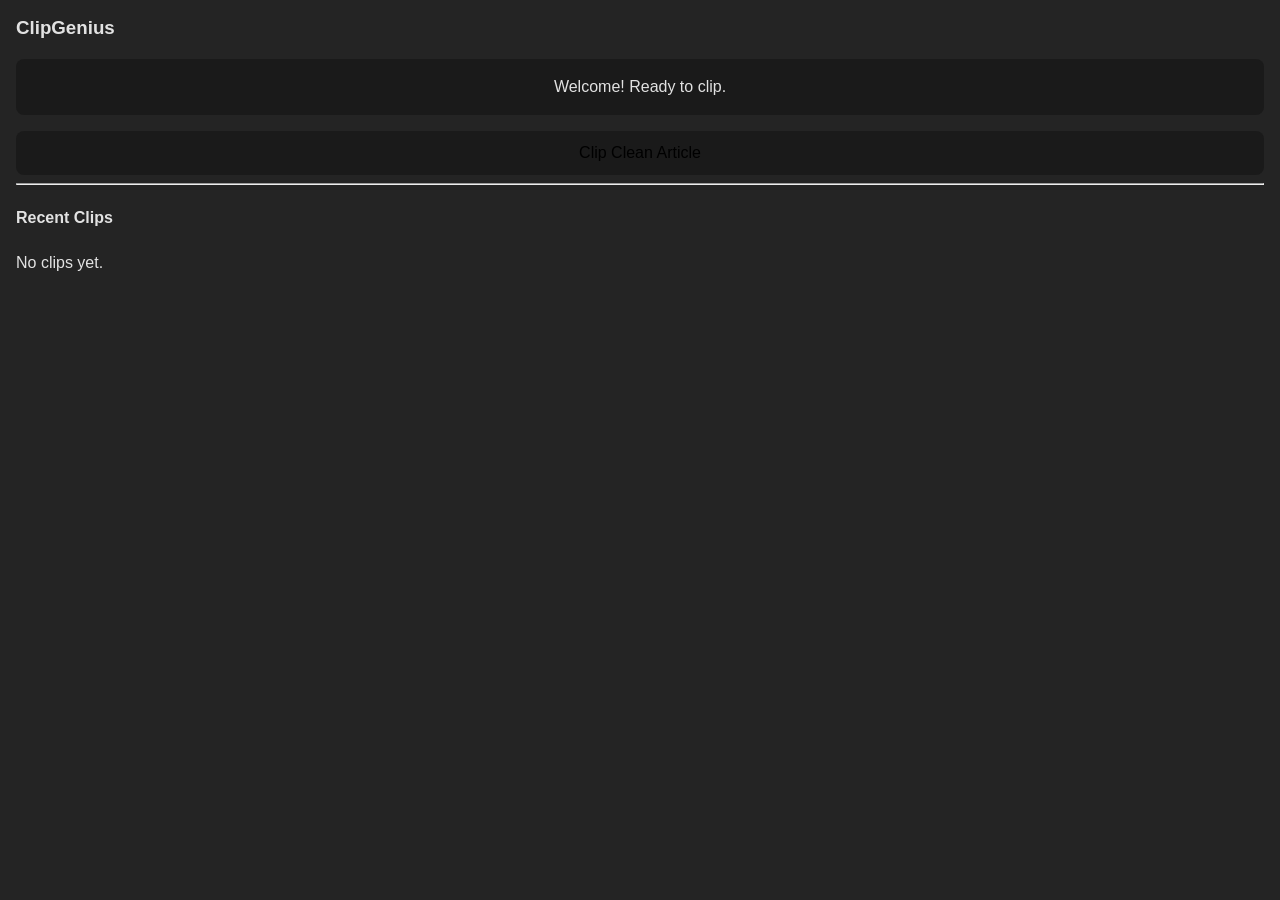
<file: builds/clipgenius-extension/sidepanel/index.html>
<!DOCTYPE html>
<html lang="en">
<head>
    <meta charset="UTF-8">
    <title>ClipGenius</title>
    <link rel="stylesheet" href="styles.css">
</head>
<body>
    <header>
        <h3>ClipGenius</h3>
    </header>
    <main>
        <div id="status">Welcome! Ready to clip.</div>
        <button id="clip-article-btn">Clip Clean Article</button>
        <hr>
        <h4>Recent Clips</h4>
        <div id="recent-clips-container">
            <p>No clips yet.</p>
        </div>
    </main>
    <script src="main.js" type="module"></script>
</body>
</html>
</file>
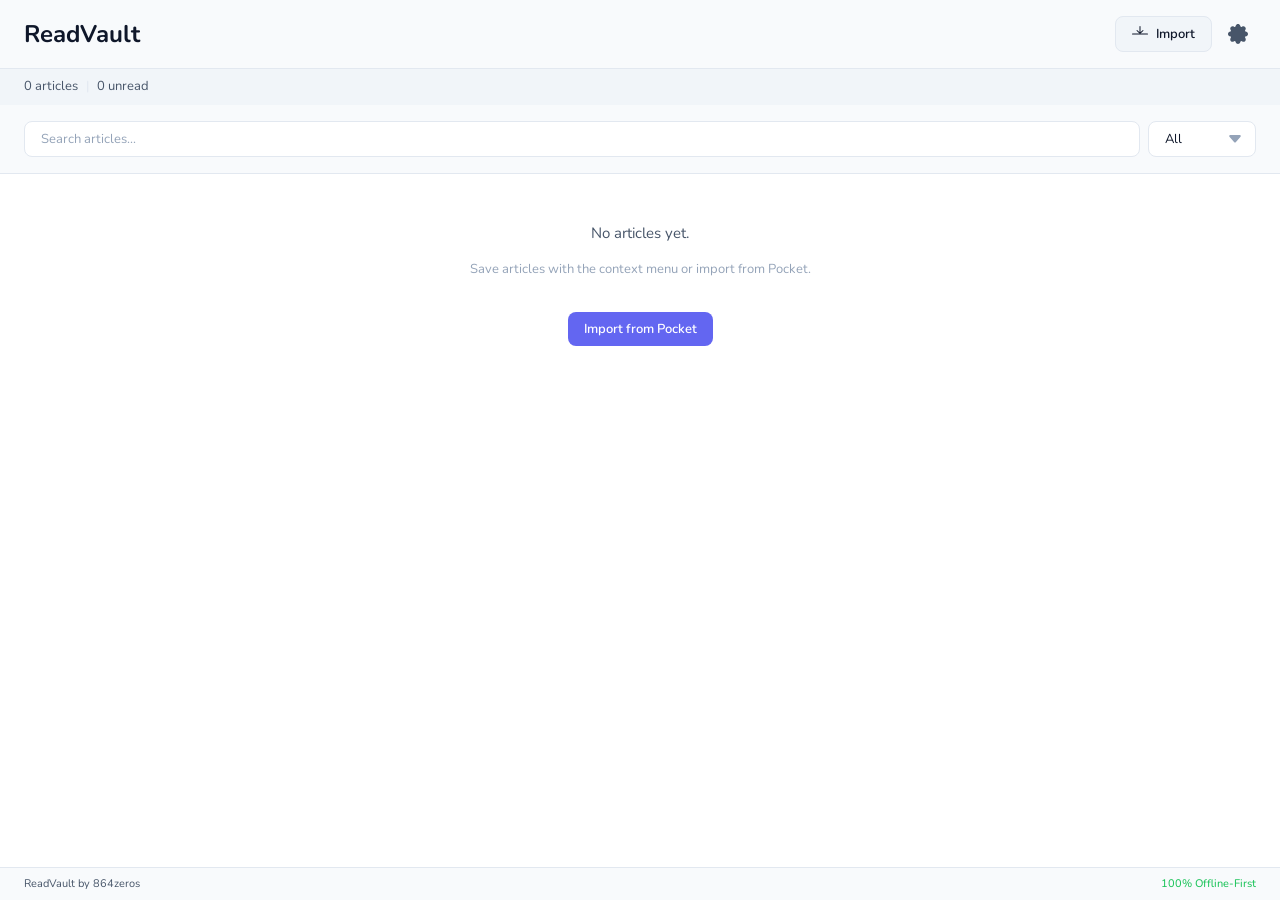
<file: 864zeros_engine/builds/864z-2026-002-pocket-alt/sidepanel/index.html>
<!DOCTYPE html>
<html lang="en">
<head>
  <meta charset="UTF-8">
  <meta name="viewport" content="width=device-width, initial-scale=1.0">
  <title>ReadVault</title>
  <link href="https://fonts.googleapis.com/css2?family=Nunito:wght@400;500;600;700&display=swap" rel="stylesheet">
  <link rel="stylesheet" href="../lib/oia-design-system.css">
  <link rel="stylesheet" href="styles.css">
</head>
<body>
  <div class="oia-screen">
    <!-- Header -->
    <header class="oia-header">
      <h1 class="oia-h1">ReadVault</h1>
      <div class="header-actions">
        <button id="btn-import" class="oia-btn-secondary" title="Import from Pocket">
          <svg width="16" height="16" fill="currentColor" viewBox="0 0 16 16">
            <path d="M8 0a.5.5 0 0 1 .5.5v5.793l2.146-2.147a.5.5 0 0 1 .708.708l-3 3a.5.5 0 0 1-.708 0l-3-3a.5.5 0 1 1 .708-.708L7.5 6.293V.5A.5.5 0 0 1 8 0z"/>
            <path d="M0 8a.5.5 0 0 1 .5-.5h15a.5.5 0 0 1 0 1H.5A.5.5 0 0 1 0 8z"/>
          </svg>
          Import
        </button>
        <button id="btn-settings" class="oia-btn-icon" title="Settings">
          <svg width="20" height="20" fill="currentColor" viewBox="0 0 16 16">
            <path d="M8 4.754a3.246 3.246 0 1 0 0 6.492 3.246 3.246 0 0 0 0-6.492zM5.754 8a2.246 2.246 0 1 1 4.492 0 2.246 2.246 0 0 1-4.492 0z"/>
            <path d="M9.796 1.343c-.527-1.79-3.065-1.79-3.592 0l-.094.319a.873.873 0 0 1-1.255.52l-.292-.16c-1.64-.892-3.433.902-2.54 2.541l.159.292a.873.873 0 0 1-.52 1.255l-.319.094c-1.79.527-1.79 3.065 0 3.592l.319.094a.873.873 0 0 1 .52 1.255l-.16.292c-.892 1.64.901 3.434 2.541 2.54l.292-.159a.873.873 0 0 1 1.255.52l.094.319c.527 1.79 3.065 1.79 3.592 0l.094-.319a.873.873 0 0 1 1.255-.52l.292.16c1.64.893 3.434-.902 2.54-2.541l-.159-.292a.873.873 0 0 1 .52-1.255l.319-.094c1.79-.527 1.79-3.065 0-3.592l-.319-.094a.873.873 0 0 1-.52-1.255l.16-.292c.893-1.64-.902-3.433-2.541-2.54l-.292.159a.873.873 0 0 1-1.255-.52l-.094-.319z"/>
          </svg>
        </button>
      </div>
    </header>

    <!-- Stats Bar -->
    <div class="stats-bar">
      <span id="stat-total">0 articles</span>
      <span class="stat-divider">|</span>
      <span id="stat-unread">0 unread</span>
    </div>

    <!-- Filter/Search -->
    <div class="search-bar">
      <input type="text" id="search-input" class="oia-input" placeholder="Search articles...">
      <select id="filter-status" class="oia-select">
        <option value="all">All</option>
        <option value="unread">Unread</option>
        <option value="archived">Archived</option>
        <option value="favorites">Favorites</option>
      </select>
    </div>

    <!-- Article List -->
    <div id="article-list" class="article-list">
      <div class="empty-state">
        <p class="oia-body">No articles yet.</p>
        <p class="oia-body-small">Save articles with the context menu or import from Pocket.</p>
        <button id="btn-import-empty" class="oia-btn-primary">Import from Pocket</button>
      </div>
    </div>

    <!-- Footer -->
    <footer class="oia-footer">
      <span class="footer-brand">ReadVault by 864zeros</span>
      <span class="footer-privacy">100% Offline-First</span>
    </footer>
  </div>

  <script type="module" src="main.js"></script>
</body>
</html>
</file>
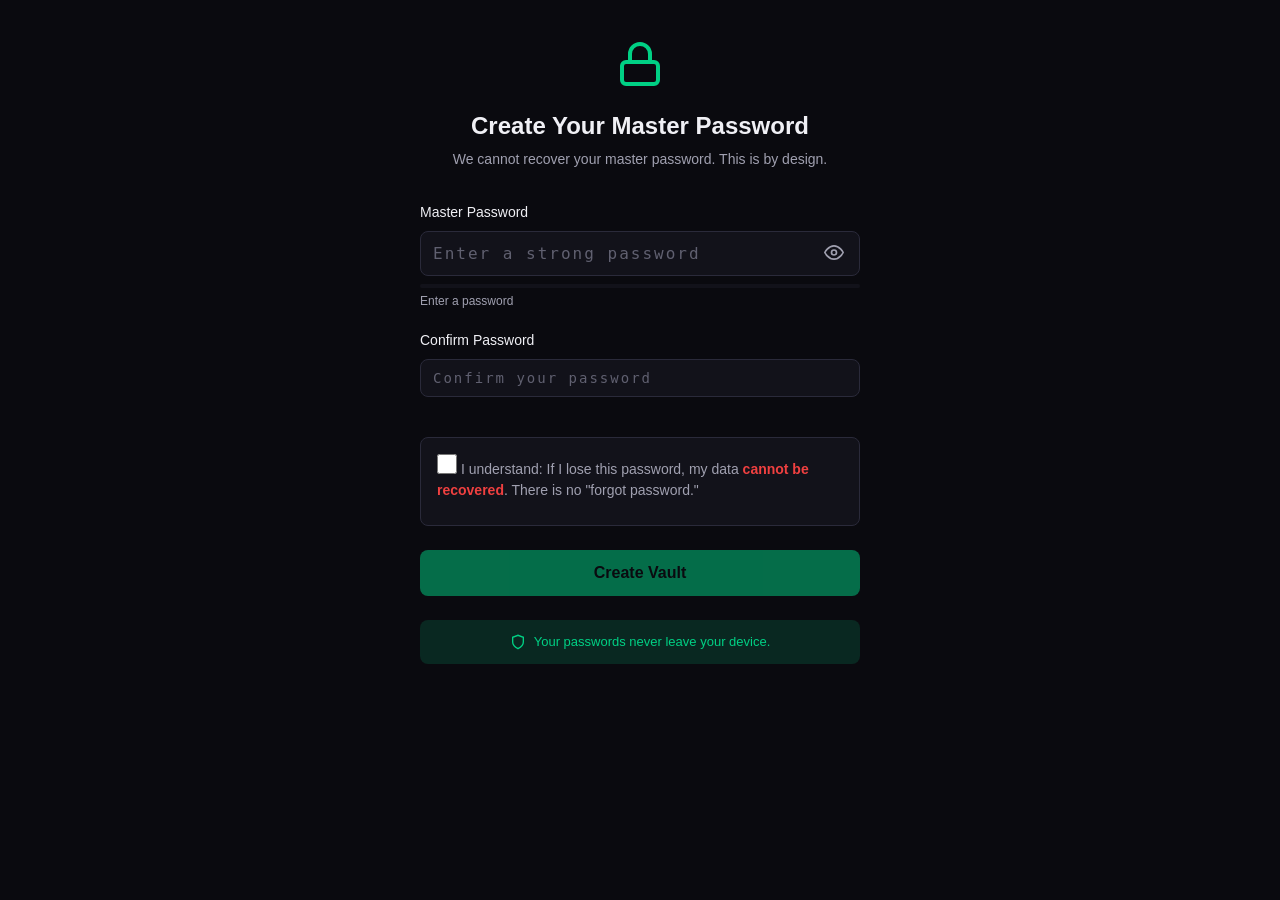
<file: 864zeros_engine/builds/864z-2026-004-passvault/onboarding/index.html>
<!DOCTYPE html>
<html lang="en">
<head>
  <meta charset="UTF-8">
  <meta name="viewport" content="width=device-width, initial-scale=1.0">
  <title>PassVault - Setup</title>
  <link rel="stylesheet" href="../assets/security-theme.css">
  <style>
    /* Onboarding-specific styles */
    .onboarding-container {
      max-width: 480px;
      margin: 0 auto;
      padding: 40px 20px;
    }

    .onboarding-header {
      text-align: center;
      margin-bottom: 32px;
    }

    .onboarding-header .logo {
      margin-bottom: 16px;
    }

    .onboarding-header h1 {
      font-size: 24px;
      font-weight: 600;
      margin-bottom: 8px;
    }

    .onboarding-header .subtitle {
      color: var(--text-secondary);
      font-size: 14px;
      line-height: 1.5;
    }

    .step-indicator {
      font-size: 12px;
      color: var(--accent-primary);
      text-transform: uppercase;
      letter-spacing: 1px;
      margin-bottom: 8px;
    }

    /* Password form */
    .password-form {
      margin-bottom: 24px;
    }

    .form-group {
      margin-bottom: 20px;
    }

    .form-group label {
      display: block;
      font-size: 14px;
      font-weight: 500;
      margin-bottom: 8px;
      color: var(--text-primary);
    }

    .password-input-wrapper {
      position: relative;
    }

    .password-input-wrapper input {
      width: 100%;
      padding: 12px 44px 12px 12px;
      background: var(--bg-secondary);
      border: 1px solid var(--border-color);
      border-radius: var(--radius-md);
      color: var(--text-primary);
      font-size: 16px;
      font-family: var(--font-mono);
      transition: border-color 0.2s;
    }

    .password-input-wrapper input:focus {
      outline: none;
      border-color: var(--accent-primary);
    }

    .toggle-visibility {
      position: absolute;
      right: 12px;
      top: 50%;
      transform: translateY(-50%);
      background: none;
      border: none;
      color: var(--text-secondary);
      cursor: pointer;
      padding: 4px;
    }

    .toggle-visibility:hover {
      color: var(--text-primary);
    }

    /* Strength meter */
    .strength-meter {
      height: 4px;
      background: var(--bg-secondary);
      border-radius: 2px;
      margin-top: 8px;
      overflow: hidden;
    }

    .strength-bar {
      height: 100%;
      width: 0;
      transition: width 0.3s, background-color 0.3s;
    }

    .strength-bar.weak { background: var(--status-danger); }
    .strength-bar.moderate { background: var(--status-warning); }
    .strength-bar.strong { background: var(--accent-primary); }
    .strength-bar.very-strong { background: var(--status-secure); }

    .strength-label {
      font-size: 12px;
      color: var(--text-secondary);
      margin-top: 4px;
    }

    /* Match indicator */
    .match-indicator {
      font-size: 12px;
      margin-top: 4px;
      min-height: 16px;
    }

    .match-indicator.match { color: var(--status-secure); }
    .match-indicator.no-match { color: var(--status-danger); }

    /* Checkbox */
    .checkbox-group {
      padding: 16px;
      background: var(--bg-secondary);
      border-radius: var(--radius-md);
      border: 1px solid var(--border-color);
    }

    .checkbox-label {
      display: flex;
      align-items: flex-start;
      gap: 12px;
      cursor: pointer;
    }

    .checkbox-label input[type="checkbox"] {
      width: 20px;
      height: 20px;
      margin: 0;
      flex-shrink: 0;
      accent-color: var(--accent-primary);
    }

    .checkbox-text {
      font-size: 14px;
      line-height: 1.5;
      color: var(--text-secondary);
    }

    .checkbox-text strong {
      color: var(--status-danger);
    }

    /* Form actions */
    .form-actions {
      margin-top: 24px;
    }

    .btn-primary {
      width: 100%;
      padding: 14px 24px;
      background: var(--accent-primary);
      color: var(--bg-primary);
      border: none;
      border-radius: var(--radius-md);
      font-size: 16px;
      font-weight: 600;
      cursor: pointer;
      transition: background-color 0.2s;
    }

    .btn-primary:hover:not(:disabled) {
      background: var(--accent-hover);
    }

    .btn-primary:disabled {
      opacity: 0.5;
      cursor: not-allowed;
    }

    .btn-secondary {
      display: inline-flex;
      align-items: center;
      gap: 8px;
      padding: 12px 20px;
      background: var(--bg-secondary);
      color: var(--text-primary);
      border: 1px solid var(--border-color);
      border-radius: var(--radius-md);
      font-size: 14px;
      cursor: pointer;
      transition: background-color 0.2s;
    }

    .btn-secondary:hover {
      background: var(--bg-hover);
    }

    /* Trust badge */
    .trust-badge {
      display: flex;
      align-items: center;
      justify-content: center;
      gap: 8px;
      padding: 12px;
      background: var(--accent-muted);
      border-radius: var(--radius-md);
      font-size: 13px;
      color: var(--accent-primary);
    }

    /* Recovery step */
    .recovery-preview-container {
      background: #fff;
      border-radius: var(--radius-md);
      overflow: hidden;
      margin-bottom: 24px;
    }

    .recovery-actions {
      display: flex;
      gap: 12px;
      justify-content: center;
    }

    .saved-confirmation {
      padding: 16px;
      background: var(--bg-secondary);
      border-radius: var(--radius-md);
      margin: 24px 0;
    }

    /* Error message */
    .error-message {
      font-size: 13px;
      color: var(--status-danger);
      margin-top: 8px;
      min-height: 18px;
    }

    /* Recovery link */
    .recovery-link {
      text-align: center;
      margin-top: 24px;
    }

    .recovery-link a {
      color: var(--text-secondary);
      font-size: 14px;
      text-decoration: none;
    }

    .recovery-link a:hover {
      color: var(--accent-primary);
    }

    /* Print styles */
    @media print {
      body { background: #fff !important; }
      .onboarding-container { display: none !important; }
      .recovery-preview { display: block !important; }
    }
  </style>
</head>
<body>
  <div id="app"></div>
  <script type="module" src="./master-password.js"></script>
</body>
</html>
</file>
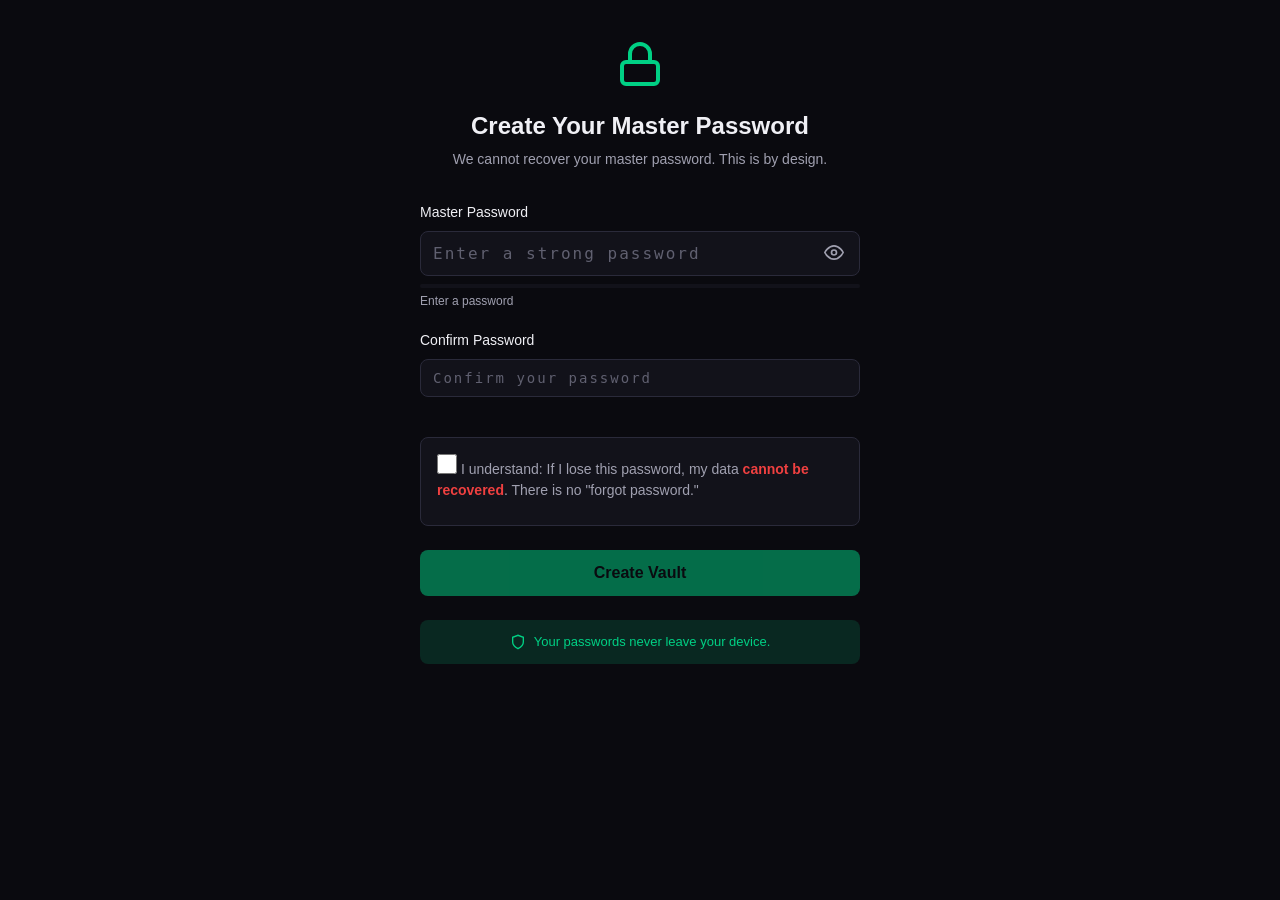
<file: 864zeros_engine/builds/864z-2026-004-passvault/sidepanel/index.html>
<!DOCTYPE html>
<html lang="en">
<head>
  <meta charset="UTF-8">
  <meta name="viewport" content="width=device-width, initial-scale=1.0">
  <title>PassVault</title>
  <link rel="stylesheet" href="../assets/security-theme.css">
  <style>
    /* Sidepanel-specific layout */
    body {
      min-width: 360px;
    }

    .app-container {
      display: flex;
      flex-direction: column;
      height: 100vh;
    }

    .app-header {
      display: flex;
      align-items: center;
      justify-content: space-between;
      padding: var(--space-md);
      border-bottom: 1px solid var(--border-color);
      background: var(--bg-secondary);
    }

    .app-logo {
      display: flex;
      align-items: center;
      gap: var(--space-sm);
    }

    .app-logo svg {
      color: var(--accent-primary);
    }

    .app-logo span {
      font-weight: 600;
      font-size: 16px;
    }

    .header-actions {
      display: flex;
      gap: var(--space-sm);
    }

    .icon-btn {
      width: 32px;
      height: 32px;
      display: flex;
      align-items: center;
      justify-content: center;
      background: transparent;
      border: none;
      color: var(--text-secondary);
      cursor: pointer;
      border-radius: var(--radius-sm);
      transition: all var(--transition-fast);
    }

    .icon-btn:hover {
      background: var(--bg-hover);
      color: var(--text-primary);
    }

    .app-content {
      flex: 1;
      overflow-y: auto;
      padding: var(--space-md);
    }

    /* Search */
    .search-container {
      margin-bottom: var(--space-md);
    }

    .search-input {
      padding-left: 36px;
      background-image: url("data:image/svg+xml,%3Csvg width='16' height='16' viewBox='0 0 24 24' fill='none' stroke='%23606070' stroke-width='2' xmlns='http://www.w3.org/2000/svg'%3E%3Ccircle cx='11' cy='11' r='8'/%3E%3Cpath d='m21 21-4.35-4.35'/%3E%3C/svg%3E");
      background-repeat: no-repeat;
      background-position: 10px center;
    }

    /* Empty state */
    .empty-state {
      text-align: center;
      padding: var(--space-2xl) var(--space-lg);
    }

    .empty-state .empty-icon {
      width: 64px;
      height: 64px;
      margin: 0 auto var(--space-lg);
      color: var(--text-muted);
    }

    .empty-state h3 {
      margin-bottom: var(--space-sm);
    }

    .empty-state p {
      margin-bottom: var(--space-lg);
    }

    /* Import section */
    .import-section {
      padding: var(--space-lg);
    }

    .import-section h3 {
      margin-bottom: var(--space-md);
    }

    .import-options {
      display: grid;
      gap: var(--space-sm);
    }

    .import-option {
      display: flex;
      align-items: center;
      gap: var(--space-md);
      padding: var(--space-md);
      background: var(--bg-secondary);
      border: 1px solid var(--border-color);
      border-radius: var(--radius-md);
      cursor: pointer;
      transition: all var(--transition-fast);
    }

    .import-option:hover {
      background: var(--bg-hover);
      border-color: var(--accent-primary);
    }

    .import-option .option-icon {
      width: 40px;
      height: 40px;
      background: var(--bg-elevated);
      border-radius: var(--radius-sm);
      display: flex;
      align-items: center;
      justify-content: center;
      font-size: 20px;
    }

    .import-option .option-info h4 {
      font-size: 14px;
      margin-bottom: 2px;
    }

    .import-option .option-info p {
      font-size: 12px;
      color: var(--text-muted);
    }

    /* Trust footer */
    .trust-footer {
      padding: var(--space-md);
      border-top: 1px solid var(--border-color);
      text-align: center;
    }

    .trust-footer .trust-badge {
      display: inline-flex;
      align-items: center;
      gap: var(--space-xs);
      font-size: 12px;
      color: var(--text-muted);
    }

    .trust-footer .trust-badge svg {
      color: var(--accent-primary);
    }

    /* Locked state */
    .locked-overlay {
      position: fixed;
      top: 0;
      left: 0;
      right: 0;
      bottom: 0;
      background: var(--bg-primary);
      display: flex;
      flex-direction: column;
      align-items: center;
      justify-content: center;
      padding: var(--space-lg);
      z-index: 100;
    }

    .locked-overlay .lock-icon {
      width: 64px;
      height: 64px;
      margin-bottom: var(--space-lg);
      color: var(--accent-primary);
    }

    .locked-overlay h2 {
      margin-bottom: var(--space-sm);
    }

    .locked-overlay p {
      margin-bottom: var(--space-lg);
      text-align: center;
    }

    .unlock-form {
      width: 100%;
      max-width: 320px;
    }
  </style>
</head>
<body>
  <div class="app-container" id="app">
    <!-- Header -->
    <header class="app-header">
      <div class="app-logo">
        <svg width="24" height="24" viewBox="0 0 24 24" fill="none" stroke="currentColor" stroke-width="2">
          <rect x="3" y="11" width="18" height="11" rx="2" ry="2"/>
          <path d="M7 11V7a5 5 0 0 1 10 0v4"/>
        </svg>
        <span>PassVault</span>
      </div>
      <div class="header-actions">
        <button class="icon-btn" id="add-entry-btn" title="Add password">
          <svg width="18" height="18" viewBox="0 0 24 24" fill="none" stroke="currentColor" stroke-width="2">
            <line x1="12" y1="5" x2="12" y2="19"/>
            <line x1="5" y1="12" x2="19" y2="12"/>
          </svg>
        </button>
        <button class="icon-btn" id="import-btn" title="Import passwords">
          <svg width="18" height="18" viewBox="0 0 24 24" fill="none" stroke="currentColor" stroke-width="2">
            <path d="M21 15v4a2 2 0 0 1-2 2H5a2 2 0 0 1-2-2v-4"/>
            <polyline points="7 10 12 15 17 10"/>
            <line x1="12" y1="15" x2="12" y2="3"/>
          </svg>
        </button>
        <button class="icon-btn" id="lock-btn" title="Lock vault">
          <svg width="18" height="18" viewBox="0 0 24 24" fill="none" stroke="currentColor" stroke-width="2">
            <rect x="3" y="11" width="18" height="11" rx="2" ry="2"/>
            <path d="M7 11V7a5 5 0 0 1 10 0v4"/>
          </svg>
        </button>
        <button class="icon-btn" id="settings-btn" title="Settings">
          <svg width="18" height="18" viewBox="0 0 24 24" fill="none" stroke="currentColor" stroke-width="2">
            <circle cx="12" cy="12" r="3"/>
            <path d="M19.4 15a1.65 1.65 0 0 0 .33 1.82l.06.06a2 2 0 0 1 0 2.83 2 2 0 0 1-2.83 0l-.06-.06a1.65 1.65 0 0 0-1.82-.33 1.65 1.65 0 0 0-1 1.51V21a2 2 0 0 1-2 2 2 2 0 0 1-2-2v-.09A1.65 1.65 0 0 0 9 19.4a1.65 1.65 0 0 0-1.82.33l-.06.06a2 2 0 0 1-2.83 0 2 2 0 0 1 0-2.83l.06-.06a1.65 1.65 0 0 0 .33-1.82 1.65 1.65 0 0 0-1.51-1H3a2 2 0 0 1-2-2 2 2 0 0 1 2-2h.09A1.65 1.65 0 0 0 4.6 9a1.65 1.65 0 0 0-.33-1.82l-.06-.06a2 2 0 0 1 0-2.83 2 2 0 0 1 2.83 0l.06.06a1.65 1.65 0 0 0 1.82.33H9a1.65 1.65 0 0 0 1-1.51V3a2 2 0 0 1 2-2 2 2 0 0 1 2 2v.09a1.65 1.65 0 0 0 1 1.51 1.65 1.65 0 0 0 1.82-.33l.06-.06a2 2 0 0 1 2.83 0 2 2 0 0 1 0 2.83l-.06.06a1.65 1.65 0 0 0-.33 1.82V9a1.65 1.65 0 0 0 1.51 1H21a2 2 0 0 1 2 2 2 2 0 0 1-2 2h-.09a1.65 1.65 0 0 0-1.51 1z"/>
          </svg>
        </button>
      </div>
    </header>

    <!-- Main Content -->
    <main class="app-content" id="main-content">
      <!-- Search -->
      <div class="search-container">
        <input type="text" class="search-input" placeholder="Search passwords..." id="search-input">
      </div>

      <!-- Password List (populated by JS) -->
      <div id="password-list">
        <!-- Entries will be rendered here -->
      </div>

      <!-- Empty State -->
      <div class="empty-state" id="empty-state">
        <div class="empty-icon">
          <svg width="64" height="64" viewBox="0 0 24 24" fill="none" stroke="currentColor" stroke-width="1.5">
            <rect x="3" y="11" width="18" height="11" rx="2" ry="2"/>
            <path d="M7 11V7a5 5 0 0 1 10 0v4"/>
          </svg>
        </div>
        <h3>Your vault is empty</h3>
        <p class="text-secondary">Import your passwords from Dashlane, LastPass, or add them manually.</p>
        <button class="btn btn-primary" id="start-import-btn">
          <svg width="18" height="18" viewBox="0 0 24 24" fill="none" stroke="currentColor" stroke-width="2">
            <path d="M21 15v4a2 2 0 0 1-2 2H5a2 2 0 0 1-2-2v-4"/>
            <polyline points="7 10 12 15 17 10"/>
            <line x1="12" y1="15" x2="12" y2="3"/>
          </svg>
          Import Passwords
        </button>
      </div>
    </main>

    <!-- 864zeros Brand Footer -->
    <footer class="brand-footer compact">
      <div class="footer-brand">
        <span class="footer-logo">864</span>
        <span class="footer-company">zeros</span>
      </div>
      <div class="footer-mission">Organize Your Internal Architecture</div>
      <div class="footer-links">
        <a href="https://864zeros.com/privacy" target="_blank" rel="noopener">Privacy</a>
        <span class="footer-divider">·</span>
        <a href="https://864zeros.com/terms" target="_blank" rel="noopener">Terms</a>
        <span class="footer-divider">·</span>
        <a href="#" id="upgrade-link">Upgrade</a>
      </div>
      <div class="footer-copyright">© 2026 864zeros LLC. All rights reserved.</div>
    </footer>
  </div>

  <!-- Import Modal (hidden by default) -->
  <div class="import-modal hidden" id="import-modal">
    <header class="modal-header">
      <h3>Import Passwords</h3>
      <button class="modal-close" id="import-modal-close" title="Close">
        <svg width="18" height="18" viewBox="0 0 24 24" fill="none" stroke="currentColor" stroke-width="2">
          <line x1="18" y1="6" x2="6" y2="18"/>
          <line x1="6" y1="6" x2="18" y2="18"/>
        </svg>
      </button>
    </header>
    <div class="import-section">

      <div class="dropzone" id="import-dropzone">
        <div class="dropzone-icon">
          <svg width="48" height="48" viewBox="0 0 24 24" fill="none" stroke="currentColor" stroke-width="1.5">
            <path d="M21 15v4a2 2 0 0 1-2 2H5a2 2 0 0 1-2-2v-4"/>
            <polyline points="7 10 12 15 17 10"/>
            <line x1="12" y1="15" x2="12" y2="3"/>
          </svg>
        </div>
        <div class="dropzone-text">Drop your export file here</div>
        <div class="dropzone-hint">Supports Dashlane, LastPass, 1Password exports</div>
      </div>

      <input type="file" id="import-file-input" accept=".csv,.json" class="hidden">

      <div class="import-options mt-lg">
        <div class="import-option" data-source="dashlane">
          <div class="option-icon">D</div>
          <div class="option-info">
            <h4>Dashlane</h4>
            <p>CSV or JSON export</p>
          </div>
        </div>
        <div class="import-option" data-source="lastpass">
          <div class="option-icon">L</div>
          <div class="option-info">
            <h4>LastPass</h4>
            <p>CSV export</p>
          </div>
        </div>
        <div class="import-option" data-source="other">
          <div class="option-icon">+</div>
          <div class="option-info">
            <h4>Other</h4>
            <p>Generic CSV format</p>
          </div>
        </div>
      </div>
    </div>
  </div>

  <!-- Audit Report Modal (hidden by default) -->
  <div class="audit-modal hidden" id="audit-modal"></div>

  <script type="module" src="./app.js"></script>
</body>
</html>
</file>
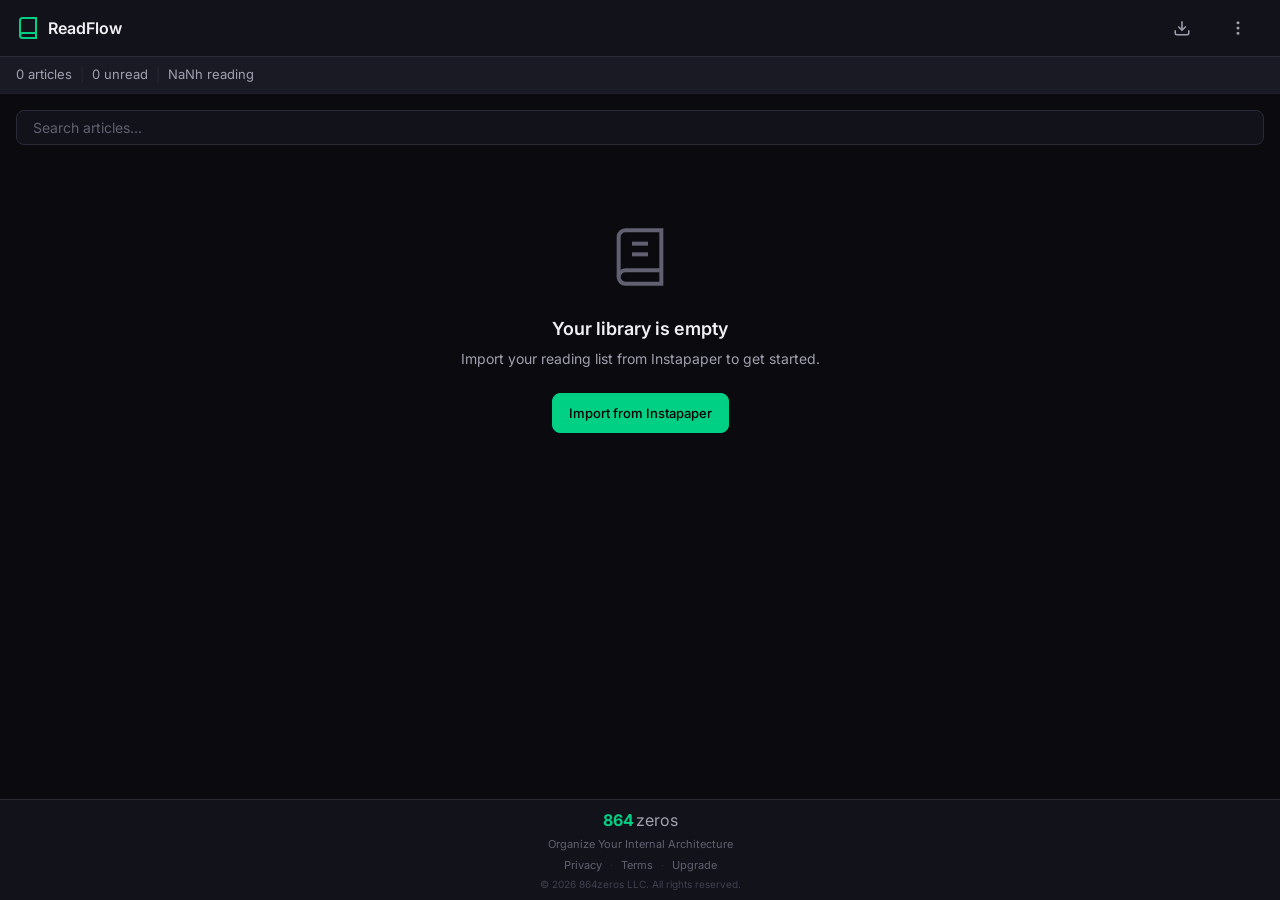
<file: 864zeros_engine/builds/864z-2026-005-readflow/sidepanel/index.html>
<!DOCTYPE html>
<html lang="en">
<head>
  <meta charset="UTF-8">
  <meta name="viewport" content="width=device-width, initial-scale=1.0">
  <title>ReadFlow</title>
  <link rel="preconnect" href="https://fonts.googleapis.com">
  <link rel="preconnect" href="https://fonts.gstatic.com" crossorigin>
  <link href="https://fonts.googleapis.com/css2?family=Inter:wght@400;500;600;700&display=swap" rel="stylesheet">
  <link rel="stylesheet" href="../lib/aether-ui.css">
</head>
<body>
  <div class="app-container" id="app">
    <!-- Header -->
    <header class="app-header">
      <div class="app-logo">
        <svg width="24" height="24" viewBox="0 0 24 24" fill="none" stroke="currentColor" stroke-width="2">
          <path d="M4 19.5A2.5 2.5 0 0 1 6.5 17H20"/>
          <path d="M6.5 2H20v20H6.5A2.5 2.5 0 0 1 4 19.5v-15A2.5 2.5 0 0 1 6.5 2z"/>
        </svg>
        <span>ReadFlow</span>
      </div>
      <div class="header-actions">
        <button class="btn btn-ghost" id="import-btn" title="Import Articles">
          <svg width="18" height="18" viewBox="0 0 24 24" fill="none" stroke="currentColor" stroke-width="2">
            <path d="M21 15v4a2 2 0 0 1-2 2H5a2 2 0 0 1-2-2v-4"/>
            <polyline points="7 10 12 15 17 10"/>
            <line x1="12" y1="15" x2="12" y2="3"/>
          </svg>
        </button>
        <button class="btn btn-ghost" id="menu-btn" title="Menu">
          <svg width="18" height="18" viewBox="0 0 24 24" fill="none" stroke="currentColor" stroke-width="2">
            <circle cx="12" cy="12" r="1"/>
            <circle cx="12" cy="5" r="1"/>
            <circle cx="12" cy="19" r="1"/>
          </svg>
        </button>
      </div>
    </header>

    <!-- Stats Bar -->
    <div class="stats-bar" id="stats-bar">
      <span id="stat-total">0 articles</span>
      <span class="stat-divider">|</span>
      <span id="stat-unread">0 unread</span>
      <span class="stat-divider">|</span>
      <span id="stat-time">0h reading</span>
    </div>

    <!-- Main Content -->
    <main class="app-content" id="main-content">
      <div class="search-container">
        <input type="text" class="search-input" placeholder="Search articles..." id="search-input">
      </div>

      <!-- Article List -->
      <div class="article-list" id="content-list"></div>

      <!-- Kobo Bridge Action -->
      <div class="kobo-action hidden" id="kobo-action">
        <button class="btn btn-accent btn-block" id="generate-kobo-btn">
          <svg width="20" height="20" viewBox="0 0 24 24" fill="none" stroke="currentColor" stroke-width="2">
            <path d="M4 19.5A2.5 2.5 0 0 1 6.5 17H20"/>
            <path d="M6.5 2H20v20H6.5A2.5 2.5 0 0 1 4 19.5v-15A2.5 2.5 0 0 1 6.5 2z"/>
          </svg>
          Generate Kobo Digest
        </button>
        <p class="kobo-hint">Create an ePub from your unread articles for offline reading</p>
      </div>

      <div class="empty-state" id="empty-state">
        <div class="empty-icon">
          <svg width="64" height="64" viewBox="0 0 24 24" fill="none" stroke="currentColor" stroke-width="1.5">
            <path d="M4 19.5A2.5 2.5 0 0 1 6.5 17H20"/>
            <path d="M6.5 2H20v20H6.5A2.5 2.5 0 0 1 4 19.5v-15A2.5 2.5 0 0 1 6.5 2z"/>
            <line x1="9" y1="7" x2="15" y2="7"/>
            <line x1="9" y1="11" x2="15" y2="11"/>
          </svg>
        </div>
        <h3>Your library is empty</h3>
        <p class="text-secondary">Import your reading list from Instapaper to get started.</p>
        <button class="btn btn-primary" id="start-import-btn">
          Import from Instapaper
        </button>
      </div>
    </main>

    <!-- 864zeros Brand Footer -->
    <footer class="brand-footer compact">
      <div class="footer-brand">
        <span class="footer-logo">864</span>
        <span class="footer-company">zeros</span>
      </div>
      <div class="footer-mission">Organize Your Internal Architecture</div>
      <div class="footer-links">
        <a href="https://864zeros.com/privacy" target="_blank" rel="noopener">Privacy</a>
        <span class="footer-divider">·</span>
        <a href="https://864zeros.com/terms" target="_blank" rel="noopener">Terms</a>
        <span class="footer-divider">·</span>
        <a href="#" id="upgrade-link">Upgrade</a>
      </div>
      <div class="footer-copyright">© 2026 864zeros LLC. All rights reserved.</div>
    </footer>
  </div>

  <!-- Import Modal (BRK-UI-IMPORT-001) -->
  <div class="import-modal hidden" id="import-modal">
    <header class="modal-header">
      <h3>Import from Instapaper</h3>
      <button class="modal-close" id="import-modal-close" title="Close">
        <svg width="18" height="18" viewBox="0 0 24 24" fill="none" stroke="currentColor" stroke-width="2">
          <line x1="18" y1="6" x2="6" y2="18"/>
          <line x1="6" y1="6" x2="18" y2="18"/>
        </svg>
      </button>
    </header>
    <div class="import-section p-lg">
      <div class="dropzone" id="import-dropzone">
        <div class="dropzone-icon">
          <svg width="48" height="48" viewBox="0 0 24 24" fill="none" stroke="currentColor" stroke-width="1.5">
            <path d="M21 15v4a2 2 0 0 1-2 2H5a2 2 0 0 1-2-2v-4"/>
            <polyline points="7 10 12 15 17 10"/>
            <line x1="12" y1="15" x2="12" y2="3"/>
          </svg>
        </div>
        <div class="dropzone-text">Drop your Instapaper CSV export here</div>
        <div class="dropzone-hint">Or click to browse</div>
      </div>
      <input type="file" id="import-file-input" accept=".csv,.json" class="hidden">
    </div>
  </div>

  <!-- Audit Result Modal (BRK-UI-IMPORT-001) -->
  <div class="audit-modal hidden" id="audit-modal"></div>

  <script type="module" src="./app.js"></script>
</body>
</html>
</file>
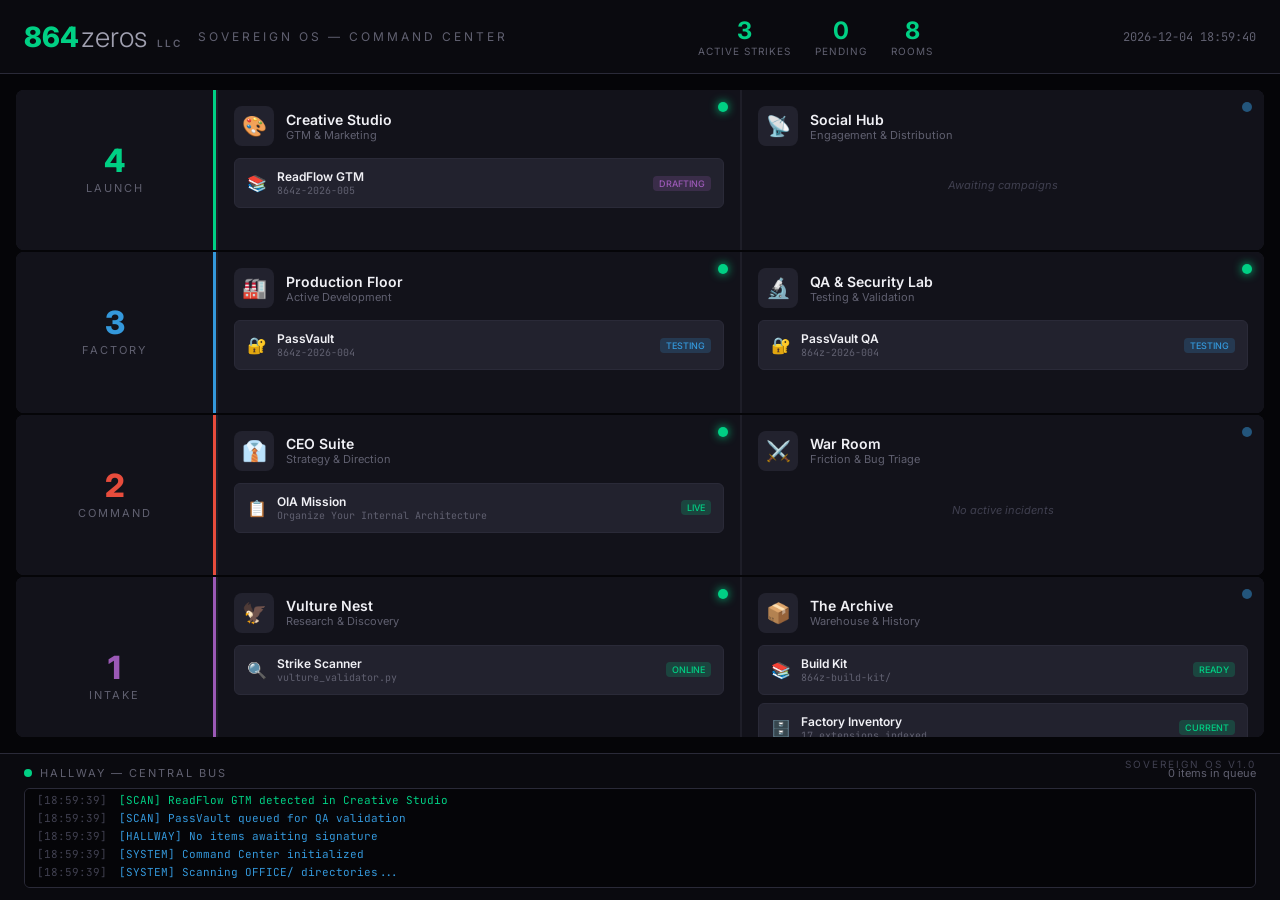
<file: OFFICE/DASHBOARD.html>
<!DOCTYPE html>
<html lang="en">
<head>
  <meta charset="UTF-8">
  <meta name="viewport" content="width=device-width, initial-scale=1.0">
  <title>864zeros LLC — Command Center</title>
  <link rel="preconnect" href="https://fonts.googleapis.com">
  <link rel="preconnect" href="https://fonts.gstatic.com" crossorigin>
  <link href="https://fonts.googleapis.com/css2?family=Inter:wght@300;400;500;600;700;800&family=JetBrains+Mono:wght@400;500&display=swap" rel="stylesheet">
  <style>
    :root {
      /* Aether Palette */
      --bg-void: #050508;
      --bg-primary: #0a0a0f;
      --bg-secondary: #12121a;
      --bg-tertiary: #1a1a24;
      --bg-elevated: #22222e;
      --bg-hover: #2a2a38;

      --text-primary: #f0f0f5;
      --text-secondary: #a0a0b0;
      --text-muted: #606070;
      --text-dim: #404050;

      --accent: #00d084;
      --accent-glow: rgba(0, 208, 132, 0.3);
      --accent-subtle: rgba(0, 208, 132, 0.1);

      --status-active: #00d084;
      --status-idle: #3498db;
      --status-blocked: #ff4757;
      --status-warning: #ffa502;

      --border: #2a2a38;
      --border-subtle: #1e1e28;

      /* Floor Colors */
      --floor-1: #9b59b6;
      --floor-2: #e74c3c;
      --floor-3: #3498db;
      --floor-4: #00d084;
    }

    * {
      box-sizing: border-box;
      margin: 0;
      padding: 0;
    }

    html, body {
      height: 100%;
      overflow: hidden;
    }

    body {
      font-family: 'Inter', -apple-system, BlinkMacSystemFont, sans-serif;
      background: var(--bg-void);
      color: var(--text-primary);
      display: flex;
      flex-direction: column;
    }

    /* Header */
    .header {
      display: flex;
      align-items: center;
      justify-content: space-between;
      padding: 16px 24px;
      background: var(--bg-primary);
      border-bottom: 1px solid var(--border);
      flex-shrink: 0;
    }

    .logo-section {
      display: flex;
      align-items: center;
      gap: 16px;
    }

    .logo {
      display: flex;
      align-items: baseline;
      gap: 2px;
    }

    .logo-864 {
      font-size: 28px;
      font-weight: 800;
      color: var(--accent);
    }

    .logo-zeros {
      font-size: 28px;
      font-weight: 300;
      color: var(--text-secondary);
    }

    .logo-llc {
      font-size: 10px;
      font-weight: 600;
      color: var(--text-muted);
      margin-left: 8px;
      text-transform: uppercase;
      letter-spacing: 2px;
    }

    .system-title {
      font-size: 12px;
      color: var(--text-muted);
      text-transform: uppercase;
      letter-spacing: 3px;
    }

    .header-stats {
      display: flex;
      gap: 24px;
    }

    .stat-item {
      text-align: center;
    }

    .stat-value {
      font-size: 24px;
      font-weight: 700;
      color: var(--accent);
    }

    .stat-label {
      font-size: 10px;
      color: var(--text-muted);
      text-transform: uppercase;
      letter-spacing: 1px;
    }

    .timestamp {
      font-family: 'JetBrains Mono', monospace;
      font-size: 12px;
      color: var(--text-muted);
    }

    /* Main Campus Grid */
    .campus {
      flex: 1;
      display: grid;
      grid-template-columns: 1fr;
      grid-template-rows: repeat(4, 1fr);
      gap: 2px;
      padding: 16px;
      background: var(--bg-void);
      overflow: hidden;
    }

    .floor {
      display: grid;
      grid-template-columns: 200px 1fr 1fr;
      gap: 2px;
      background: var(--border-subtle);
      border-radius: 8px;
      overflow: hidden;
    }

    .floor-label {
      display: flex;
      flex-direction: column;
      align-items: center;
      justify-content: center;
      background: var(--bg-secondary);
      padding: 16px;
      border-right: 3px solid var(--floor-color);
    }

    .floor-number {
      font-size: 32px;
      font-weight: 800;
      color: var(--floor-color);
      line-height: 1;
    }

    .floor-name {
      font-size: 11px;
      color: var(--text-muted);
      text-transform: uppercase;
      letter-spacing: 2px;
      margin-top: 4px;
    }

    .floor:nth-child(1) { --floor-color: var(--floor-4); }
    .floor:nth-child(2) { --floor-color: var(--floor-3); }
    .floor:nth-child(3) { --floor-color: var(--floor-2); }
    .floor:nth-child(4) { --floor-color: var(--floor-1); }

    /* Room Styles */
    .room {
      background: var(--bg-secondary);
      padding: 16px;
      display: flex;
      flex-direction: column;
      position: relative;
      transition: all 0.3s ease;
    }

    .room:hover {
      background: var(--bg-tertiary);
    }

    .room-header {
      display: flex;
      align-items: center;
      gap: 12px;
      margin-bottom: 12px;
    }

    .room-icon {
      width: 40px;
      height: 40px;
      border-radius: 8px;
      display: flex;
      align-items: center;
      justify-content: center;
      font-size: 20px;
      background: var(--bg-elevated);
    }

    .room-title {
      font-size: 14px;
      font-weight: 600;
      color: var(--text-primary);
    }

    .room-subtitle {
      font-size: 11px;
      color: var(--text-muted);
    }

    .room-status {
      position: absolute;
      top: 12px;
      right: 12px;
      width: 10px;
      height: 10px;
      border-radius: 50%;
      background: var(--status-idle);
    }

    .room-status.active {
      background: var(--status-active);
      box-shadow: 0 0 10px var(--status-active);
      animation: pulse 2s infinite;
    }

    .room-status.blocked {
      background: var(--status-blocked);
      animation: blink 1s infinite;
    }

    .room-status.idle {
      background: var(--status-idle);
      opacity: 0.5;
    }

    @keyframes pulse {
      0%, 100% { opacity: 1; box-shadow: 0 0 10px var(--status-active); }
      50% { opacity: 0.7; box-shadow: 0 0 20px var(--status-active); }
    }

    @keyframes blink {
      0%, 100% { opacity: 1; }
      50% { opacity: 0.3; }
    }

    /* Project Cards */
    .room-content {
      flex: 1;
      overflow-y: auto;
    }

    .project-card {
      background: var(--bg-elevated);
      border: 1px solid var(--border);
      border-radius: 6px;
      padding: 10px 12px;
      margin-bottom: 8px;
      display: flex;
      align-items: center;
      gap: 10px;
      cursor: pointer;
      transition: all 0.2s ease;
    }

    .project-card:hover {
      border-color: var(--accent);
      transform: translateX(4px);
    }

    .project-icon {
      font-size: 16px;
    }

    .project-info {
      flex: 1;
      min-width: 0;
    }

    .project-name {
      font-size: 12px;
      font-weight: 600;
      color: var(--text-primary);
      white-space: nowrap;
      overflow: hidden;
      text-overflow: ellipsis;
    }

    .project-id {
      font-size: 10px;
      font-family: 'JetBrains Mono', monospace;
      color: var(--text-muted);
    }

    .project-status {
      font-size: 9px;
      padding: 2px 6px;
      border-radius: 4px;
      font-weight: 500;
      text-transform: uppercase;
    }

    .project-status.testing { background: rgba(52, 152, 219, 0.2); color: #3498db; }
    .project-status.gtm { background: rgba(0, 208, 132, 0.2); color: var(--accent); }
    .project-status.drafting { background: rgba(155, 89, 182, 0.2); color: #9b59b6; }
    .project-status.active { background: rgba(0, 208, 132, 0.2); color: var(--accent); }

    .empty-room {
      color: var(--text-dim);
      font-size: 11px;
      text-align: center;
      padding: 20px;
      font-style: italic;
    }

    /* Hallway Terminal */
    .hallway {
      flex-shrink: 0;
      background: var(--bg-primary);
      border-top: 1px solid var(--border);
      padding: 12px 24px;
    }

    .hallway-header {
      display: flex;
      align-items: center;
      justify-content: space-between;
      margin-bottom: 8px;
    }

    .hallway-title {
      display: flex;
      align-items: center;
      gap: 8px;
      font-size: 11px;
      color: var(--text-muted);
      text-transform: uppercase;
      letter-spacing: 2px;
    }

    .hallway-indicator {
      width: 8px;
      height: 8px;
      border-radius: 50%;
      background: var(--accent);
      animation: pulse 2s infinite;
    }

    .hallway-stats {
      font-size: 11px;
      color: var(--text-muted);
    }

    .terminal {
      background: var(--bg-void);
      border: 1px solid var(--border);
      border-radius: 6px;
      padding: 12px;
      font-family: 'JetBrains Mono', monospace;
      font-size: 11px;
      height: 100px;
      overflow-y: auto;
      scroll-behavior: smooth;
    }

    .terminal-line {
      display: flex;
      gap: 12px;
      padding: 2px 0;
      color: var(--text-secondary);
    }

    .terminal-time {
      color: var(--text-dim);
      flex-shrink: 0;
    }

    .terminal-message {
      flex: 1;
    }

    .terminal-message.info { color: var(--status-idle); }
    .terminal-message.success { color: var(--status-active); }
    .terminal-message.warning { color: var(--status-warning); }
    .terminal-message.error { color: var(--status-blocked); }

    /* Scrollbar */
    ::-webkit-scrollbar {
      width: 6px;
      height: 6px;
    }

    ::-webkit-scrollbar-track {
      background: var(--bg-secondary);
    }

    ::-webkit-scrollbar-thumb {
      background: var(--border);
      border-radius: 3px;
    }

    ::-webkit-scrollbar-thumb:hover {
      background: var(--bg-hover);
    }

    /* Footer Branding */
    .footer-brand {
      position: absolute;
      bottom: 130px;
      right: 24px;
      font-size: 10px;
      color: var(--text-dim);
      text-transform: uppercase;
      letter-spacing: 2px;
    }
  </style>
</head>
<body>
  <!-- Header -->
  <header class="header">
    <div class="logo-section">
      <div class="logo">
        <span class="logo-864">864</span>
        <span class="logo-zeros">zeros</span>
        <span class="logo-llc">LLC</span>
      </div>
      <div class="system-title">Sovereign OS — Command Center</div>
    </div>
    <div class="header-stats">
      <div class="stat-item">
        <div class="stat-value" id="active-projects">2</div>
        <div class="stat-label">Active Strikes</div>
      </div>
      <div class="stat-item">
        <div class="stat-value" id="pending-approvals">0</div>
        <div class="stat-label">Pending</div>
      </div>
      <div class="stat-item">
        <div class="stat-value" id="total-rooms">8</div>
        <div class="stat-label">Rooms</div>
      </div>
    </div>
    <div class="timestamp" id="clock">2026-03-18 20:00:00</div>
  </header>

  <!-- Campus Grid -->
  <main class="campus">
    <!-- Floor 4: Launch -->
    <div class="floor" data-floor="4">
      <div class="floor-label">
        <div class="floor-number">4</div>
        <div class="floor-name">Launch</div>
      </div>
      <div class="room" id="room-studio" data-room="studio">
        <div class="room-status idle"></div>
        <div class="room-header">
          <div class="room-icon">🎨</div>
          <div>
            <div class="room-title">Creative Studio</div>
            <div class="room-subtitle">GTM & Marketing</div>
          </div>
        </div>
        <div class="room-content" id="studio-content">
          <div class="empty-room">Scanning...</div>
        </div>
      </div>
      <div class="room" id="room-social" data-room="social">
        <div class="room-status idle"></div>
        <div class="room-header">
          <div class="room-icon">📡</div>
          <div>
            <div class="room-title">Social Hub</div>
            <div class="room-subtitle">Engagement & Distribution</div>
          </div>
        </div>
        <div class="room-content" id="social-content">
          <div class="empty-room">Awaiting campaigns</div>
        </div>
      </div>
    </div>

    <!-- Floor 3: Factory -->
    <div class="floor" data-floor="3">
      <div class="floor-label">
        <div class="floor-number">3</div>
        <div class="floor-name">Factory</div>
      </div>
      <div class="room" id="room-production" data-room="production">
        <div class="room-status idle"></div>
        <div class="room-header">
          <div class="room-icon">🏭</div>
          <div>
            <div class="room-title">Production Floor</div>
            <div class="room-subtitle">Active Development</div>
          </div>
        </div>
        <div class="room-content" id="production-content">
          <div class="empty-room">Scanning...</div>
        </div>
      </div>
      <div class="room" id="room-qa" data-room="qa">
        <div class="room-status idle"></div>
        <div class="room-header">
          <div class="room-icon">🔬</div>
          <div>
            <div class="room-title">QA & Security Lab</div>
            <div class="room-subtitle">Testing & Validation</div>
          </div>
        </div>
        <div class="room-content" id="qa-content">
          <div class="empty-room">Scanning...</div>
        </div>
      </div>
    </div>

    <!-- Floor 2: Command -->
    <div class="floor" data-floor="2">
      <div class="floor-label">
        <div class="floor-number">2</div>
        <div class="floor-name">Command</div>
      </div>
      <div class="room" id="room-ceo" data-room="ceo">
        <div class="room-status active"></div>
        <div class="room-header">
          <div class="room-icon">👔</div>
          <div>
            <div class="room-title">CEO Suite</div>
            <div class="room-subtitle">Strategy & Direction</div>
          </div>
        </div>
        <div class="room-content" id="ceo-content">
          <div class="project-card">
            <span class="project-icon">📋</span>
            <div class="project-info">
              <div class="project-name">OIA Mission</div>
              <div class="project-id">Organize Your Internal Architecture</div>
            </div>
            <span class="project-status active">Live</span>
          </div>
        </div>
      </div>
      <div class="room" id="room-warroom" data-room="warroom">
        <div class="room-status idle"></div>
        <div class="room-header">
          <div class="room-icon">⚔️</div>
          <div>
            <div class="room-title">War Room</div>
            <div class="room-subtitle">Friction & Bug Triage</div>
          </div>
        </div>
        <div class="room-content" id="warroom-content">
          <div class="empty-room">No active incidents</div>
        </div>
      </div>
    </div>

    <!-- Floor 1: Intake -->
    <div class="floor" data-floor="1">
      <div class="floor-label">
        <div class="floor-number">1</div>
        <div class="floor-name">Intake</div>
      </div>
      <div class="room" id="room-vulture" data-room="vulture">
        <div class="room-status active"></div>
        <div class="room-header">
          <div class="room-icon">🦅</div>
          <div>
            <div class="room-title">Vulture Nest</div>
            <div class="room-subtitle">Research & Discovery</div>
          </div>
        </div>
        <div class="room-content" id="vulture-content">
          <div class="project-card">
            <span class="project-icon">🔍</span>
            <div class="project-info">
              <div class="project-name">Strike Scanner</div>
              <div class="project-id">vulture_validator.py</div>
            </div>
            <span class="project-status active">Online</span>
          </div>
        </div>
      </div>
      <div class="room" id="room-archive" data-room="archive">
        <div class="room-status idle"></div>
        <div class="room-header">
          <div class="room-icon">📦</div>
          <div>
            <div class="room-title">The Archive</div>
            <div class="room-subtitle">Warehouse & History</div>
          </div>
        </div>
        <div class="room-content" id="archive-content">
          <div class="project-card">
            <span class="project-icon">📚</span>
            <div class="project-info">
              <div class="project-name">Build Kit</div>
              <div class="project-id">864z-build-kit/</div>
            </div>
            <span class="project-status active">Ready</span>
          </div>
          <div class="project-card">
            <span class="project-icon">🗄️</span>
            <div class="project-info">
              <div class="project-name">Factory Inventory</div>
              <div class="project-id">17 extensions indexed</div>
            </div>
            <span class="project-status active">Current</span>
          </div>
        </div>
      </div>
    </div>
  </main>

  <!-- Hallway Terminal -->
  <div class="hallway">
    <div class="hallway-header">
      <div class="hallway-title">
        <div class="hallway-indicator"></div>
        <span>Hallway — Central Bus</span>
      </div>
      <div class="hallway-stats">
        <span id="hallway-queue">0 items in queue</span>
      </div>
    </div>
    <div class="terminal" id="terminal">
      <!-- Terminal lines will be injected here -->
    </div>
  </div>

  <div class="footer-brand">Sovereign OS v1.0</div>

  <script>
    // ============================================
    // 864zeros Command Center — State Manager
    // ============================================

    const CommandCenter = {
      // Project registry with icons
      projectIcons: {
        'passvault': '🔐',
        'readflow': '📚',
        'pocket-alt': '📖',
        'instarescue': '🚀',
        'clipgenius': '✂️',
        'default': '📁'
      },

      // Room state
      rooms: {
        studio: { status: 'idle', projects: [] },
        social: { status: 'idle', projects: [] },
        production: { status: 'idle', projects: [] },
        qa: { status: 'idle', projects: [] },
        ceo: { status: 'active', projects: [] },
        warroom: { status: 'idle', projects: [] },
        vulture: { status: 'active', projects: [] },
        archive: { status: 'active', projects: [] }
      },

      // Terminal log
      terminalLog: [],

      // Initialize
      init() {
        this.updateClock();
        setInterval(() => this.updateClock(), 1000);
        this.scanOffice();
        this.logTerminal('SYSTEM', 'Command Center initialized', 'info');
        this.logTerminal('SYSTEM', 'Scanning OFFICE/ directories...', 'info');
      },

      // Update clock
      updateClock() {
        const now = new Date();
        const formatted = now.toISOString().replace('T', ' ').substring(0, 19);
        document.getElementById('clock').textContent = formatted;
      },

      // Get project icon
      getIcon(projectName) {
        const name = projectName.toLowerCase();
        for (const [key, icon] of Object.entries(this.projectIcons)) {
          if (name.includes(key)) return icon;
        }
        return this.projectIcons.default;
      },

      // Scan office structure and update rooms
      scanOffice() {
        // Simulated scan results based on actual file structure
        // In a real implementation, this would use a backend API

        // DIV-3-FACTORY/projects/ → Production Floor
        this.rooms.production.projects = [
          {
            name: 'PassVault',
            id: '864z-2026-004',
            status: 'testing',
            path: 'DIV-3-FACTORY/projects/864z-2026-004-passvault/'
          }
        ];
        this.rooms.production.status = 'active';

        // DIV-4-STUDIO/drafts/ → Creative Studio
        this.rooms.studio.projects = [
          {
            name: 'ReadFlow GTM',
            id: '864z-2026-005',
            status: 'drafting',
            path: 'DIV-4-STUDIO/drafts/'
          }
        ];
        this.rooms.studio.status = 'active';

        // QA Lab - PassVault is in testing
        this.rooms.qa.projects = [
          {
            name: 'PassVault QA',
            id: '864z-2026-004',
            status: 'testing',
            path: 'Testing phase'
          }
        ];
        this.rooms.qa.status = 'active';

        // Render all rooms
        this.renderRoom('production', this.rooms.production);
        this.renderRoom('studio', this.rooms.studio);
        this.renderRoom('qa', this.rooms.qa);

        // Update stats
        this.updateStats();

        // Log scan results
        this.logTerminal('SCAN', 'PassVault detected in Production Floor', 'success');
        this.logTerminal('SCAN', 'ReadFlow GTM detected in Creative Studio', 'success');
        this.logTerminal('SCAN', 'PassVault queued for QA validation', 'info');
        this.logTerminal('HALLWAY', 'No items awaiting signature', 'info');
      },

      // Render room content
      renderRoom(roomId, roomData) {
        const contentEl = document.getElementById(`${roomId}-content`);
        const statusEl = document.querySelector(`#room-${roomId} .room-status`);

        // Update status indicator
        statusEl.className = `room-status ${roomData.status}`;

        // Render projects
        if (roomData.projects.length === 0) {
          contentEl.innerHTML = '<div class="empty-room">Room is empty</div>';
          return;
        }

        contentEl.innerHTML = roomData.projects.map(project => `
          <div class="project-card" data-path="${project.path}">
            <span class="project-icon">${this.getIcon(project.name)}</span>
            <div class="project-info">
              <div class="project-name">${project.name}</div>
              <div class="project-id">${project.id}</div>
            </div>
            <span class="project-status ${project.status}">${project.status}</span>
          </div>
        `).join('');
      },

      // Update header stats
      updateStats() {
        let activeCount = 0;
        let pendingCount = 0;

        for (const room of Object.values(this.rooms)) {
          if (room.status === 'active') {
            activeCount += room.projects.length;
          }
          if (room.status === 'blocked') {
            pendingCount++;
          }
        }

        document.getElementById('active-projects').textContent = activeCount;
        document.getElementById('pending-approvals').textContent = pendingCount;
      },

      // Log to terminal
      logTerminal(source, message, type = 'info') {
        const terminal = document.getElementById('terminal');
        const now = new Date();
        const time = now.toTimeString().substring(0, 8);

        const line = document.createElement('div');
        line.className = 'terminal-line';
        line.innerHTML = `
          <span class="terminal-time">[${time}]</span>
          <span class="terminal-message ${type}">[${source}] ${message}</span>
        `;

        terminal.appendChild(line);
        terminal.scrollTop = terminal.scrollHeight;

        // Keep only last 50 lines
        while (terminal.children.length > 50) {
          terminal.removeChild(terminal.firstChild);
        }

        this.terminalLog.push({ time, source, message, type });
      },

      // Simulate handoff event
      simulateHandoff(project, from, to) {
        this.logTerminal('HANDOFF', `${project} moved from ${from} to ${to}`, 'success');
      }
    };

    // Initialize on load
    document.addEventListener('DOMContentLoaded', () => {
      CommandCenter.init();

      // Simulate some activity after load
      setTimeout(() => {
        CommandCenter.logTerminal('GATEKEEPER', 'Watching HALLWAY/ for new arrivals', 'info');
      }, 2000);

      setTimeout(() => {
        CommandCenter.logTerminal('FACTORY', 'PassVault import modal verified', 'success');
      }, 4000);

      setTimeout(() => {
        CommandCenter.logTerminal('STUDIO', 'ReadFlow Reddit post draft ready for review', 'info');
      }, 6000);

      // Periodic refresh
      setInterval(() => {
        CommandCenter.logTerminal('HEARTBEAT', 'All systems operational', 'info');
      }, 60000);
    });
  </script>
</body>
</html>
</file>
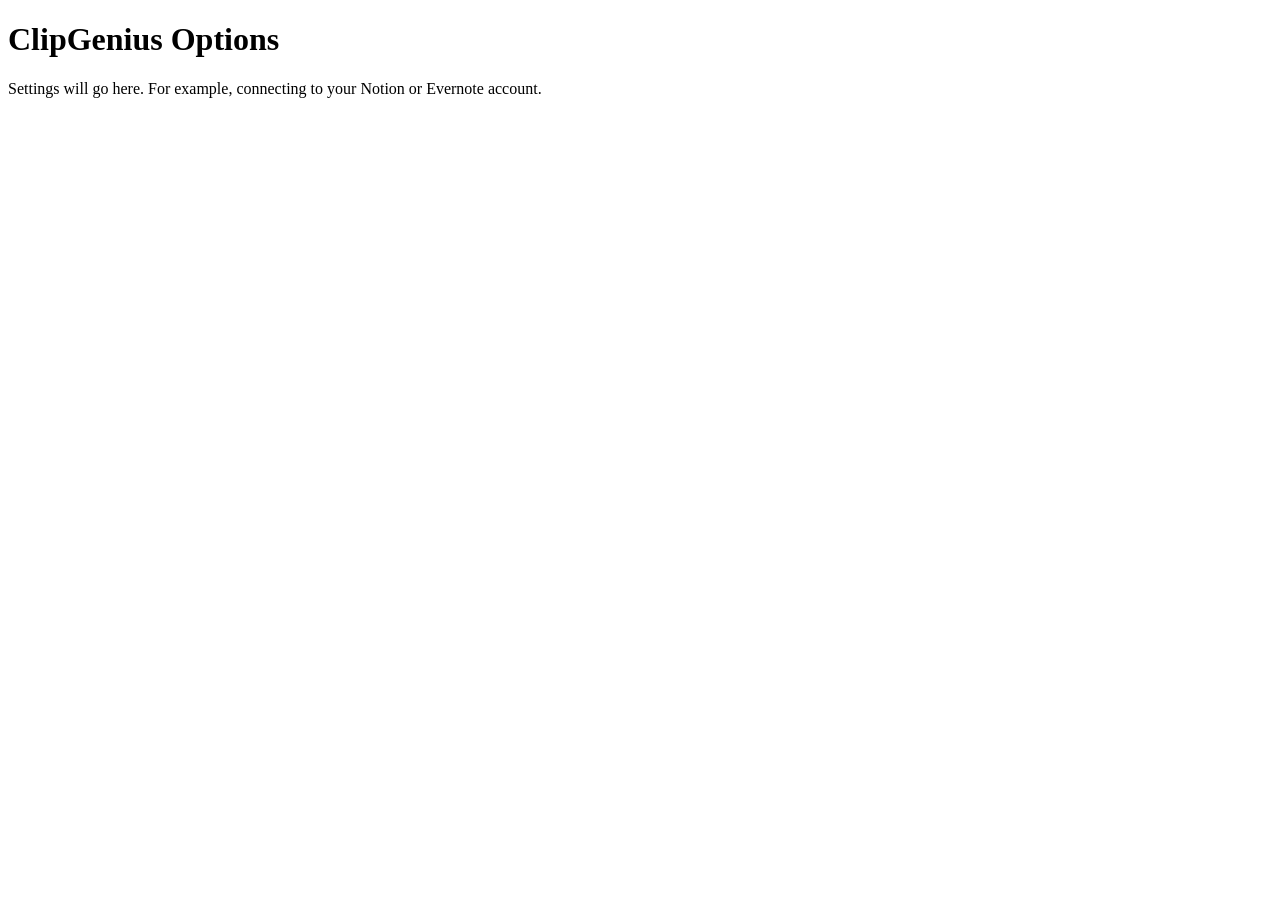
<file: builds/clipgenius-extension/options/options.html>
<!DOCTYPE html>
<html lang="en">
<head>
    <meta charset="UTF-8">
    <title>ClipGenius Options</title>
</head>
<body>
    <h1>ClipGenius Options</h1>
    <p>Settings will go here. For example, connecting to your Notion or Evernote account.</p>
    <script src="options.js"></script>
</body>
</html>
</file>
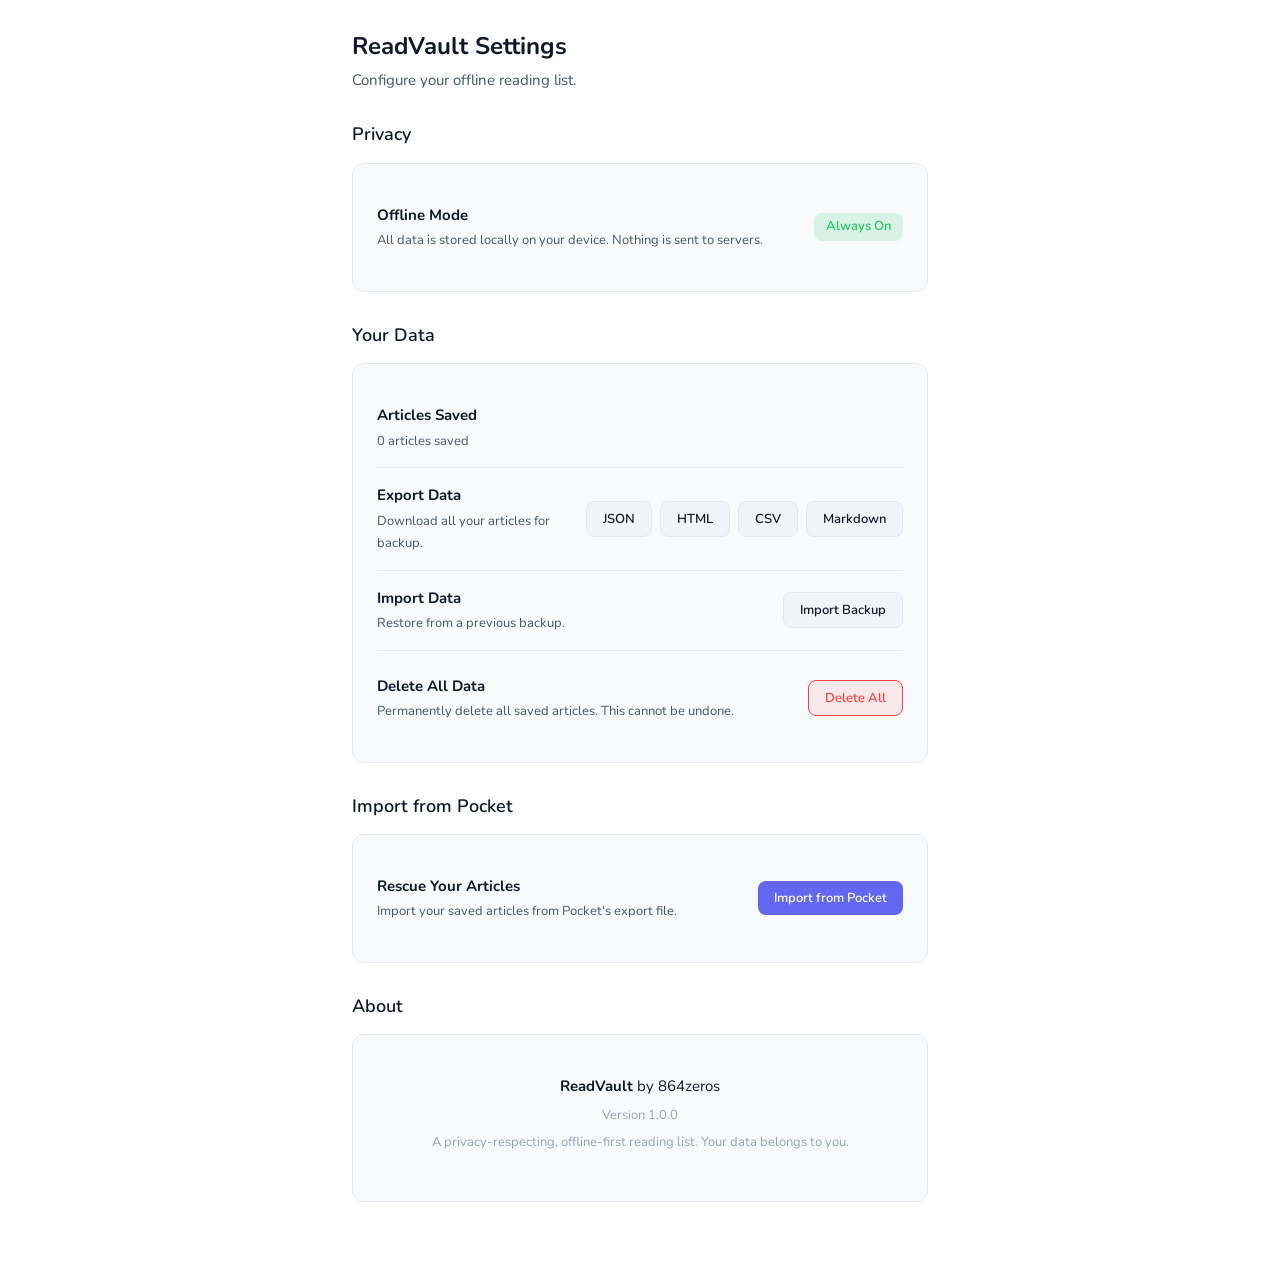
<file: 864zeros_engine/builds/864z-2026-002-pocket-alt/options/options.html>
<!DOCTYPE html>
<html lang="en">
<head>
  <meta charset="UTF-8">
  <meta name="viewport" content="width=device-width, initial-scale=1.0">
  <title>Settings - ReadVault</title>
  <link href="https://fonts.googleapis.com/css2?family=Nunito:wght@400;500;600;700&display=swap" rel="stylesheet">
  <link rel="stylesheet" href="../lib/oia-design-system.css">
  <link rel="stylesheet" href="options.css">
</head>
<body>
  <div class="options-container">
    <header class="options-header">
      <h1 class="oia-h1">ReadVault Settings</h1>
      <p class="oia-body">Configure your offline reading list.</p>
    </header>

    <!-- Privacy Section -->
    <section class="options-section">
      <h2 class="oia-h2">Privacy</h2>
      <div class="oia-card">
        <div class="option-row">
          <div class="option-info">
            <strong>Offline Mode</strong>
            <span>All data is stored locally on your device. Nothing is sent to servers.</span>
          </div>
          <span class="status-badge success">Always On</span>
        </div>
      </div>
    </section>

    <!-- Data Section -->
    <section class="options-section">
      <h2 class="oia-h2">Your Data</h2>
      <div class="oia-card">
        <div class="option-row">
          <div class="option-info">
            <strong>Articles Saved</strong>
            <span id="stat-articles">Loading...</span>
          </div>
        </div>

        <hr class="option-divider">

        <div class="option-row">
          <div class="option-info">
            <strong>Export Data</strong>
            <span>Download all your articles for backup.</span>
          </div>
          <div class="button-group">
            <button id="btn-export-json" class="oia-btn-secondary">JSON</button>
            <button id="btn-export-html" class="oia-btn-secondary">HTML</button>
            <button id="btn-export-csv" class="oia-btn-secondary">CSV</button>
            <button id="btn-export-md" class="oia-btn-secondary">Markdown</button>
          </div>
        </div>

        <hr class="option-divider">

        <div class="option-row">
          <div class="option-info">
            <strong>Import Data</strong>
            <span>Restore from a previous backup.</span>
          </div>
          <div>
            <input type="file" id="import-file" accept=".json" hidden>
            <button id="btn-import" class="oia-btn-secondary">Import Backup</button>
          </div>
        </div>

        <hr class="option-divider">

        <div class="option-row danger">
          <div class="option-info">
            <strong>Delete All Data</strong>
            <span>Permanently delete all saved articles. This cannot be undone.</span>
          </div>
          <button id="btn-delete-all" class="oia-btn-danger">Delete All</button>
        </div>
      </div>
    </section>

    <!-- Import from Pocket -->
    <section class="options-section">
      <h2 class="oia-h2">Import from Pocket</h2>
      <div class="oia-card">
        <div class="option-row">
          <div class="option-info">
            <strong>Rescue Your Articles</strong>
            <span>Import your saved articles from Pocket's export file.</span>
          </div>
          <button id="btn-pocket-import" class="oia-btn-primary">Import from Pocket</button>
        </div>
      </div>
    </section>

    <!-- About Section -->
    <section class="options-section">
      <h2 class="oia-h2">About</h2>
      <div class="oia-card">
        <div class="about-info">
          <p><strong>ReadVault</strong> by 864zeros</p>
          <p class="version">Version 1.0.0</p>
          <p class="oia-body-small">A privacy-respecting, offline-first reading list. Your data belongs to you.</p>
        </div>
      </div>
    </section>

    <!-- Toast -->
    <div id="toast" class="toast"></div>
  </div>

  <script type="module" src="options.js"></script>
</body>
</html>
</file>
<file: builds/clipgenius-extension/sidepanel/styles.css>
/* Using a modern, clean CSS reset */
:root {
  font-family: -apple-system, BlinkMacSystemFont, "Segoe UI", Roboto, Helvetica, Arial, sans-serif;
  font-size: 16px;
  line-height: 24px;
  font-weight: 400;

  color-scheme: light dark;
  color: rgba(255, 255, 255, 0.87);
  background-color: #242424;
}

body {
  margin: 0;
  padding: 1rem;
  min-width: 250px;
}

h3 {
  margin-top: 0;
}

button {
  width: 100%;
  padding: 0.75rem;
  border-radius: 8px;
  border: 1px solid transparent;
  font-size: 1em;
  font-weight: 500;
  font-family: inherit;
  background-color: #1a1a1a;
  cursor: pointer;
  transition: border-color 0.25s;
}
button:hover {
  border-color: #646cff;
}
button:focus,
button:focus-visible {
  outline: 4px auto -webkit-focus-ring-color;
}

#status {
    padding: 1rem;
    background-color: #1a1a1a;
    border-radius: 8px;
    margin-bottom: 1rem;
    text-align: center;
}
</file>
<file: 864zeros_engine/builds/864z-2026-002-pocket-alt/lib/oia-design-system.css>
/* oia-design-system.css - 864zeros Design System */
/* Offline-First, Privacy-Respecting UI Components */

/* ===== CSS CUSTOM PROPERTIES ===== */

:root {
  /* Colors - Light Mode */
  --oia-primary: #6366f1;
  --oia-primary-hover: #4f46e5;
  --oia-secondary: #64748b;
  --oia-success: #22c55e;
  --oia-warning: #f59e0b;
  --oia-error: #ef4444;

  /* Backgrounds */
  --oia-bg-primary: #ffffff;
  --oia-bg-secondary: #f8fafc;
  --oia-bg-tertiary: #f1f5f9;

  /* Text */
  --oia-text-primary: #0f172a;
  --oia-text-secondary: #475569;
  --oia-text-tertiary: #94a3b8;

  /* Borders */
  --oia-border: #e2e8f0;
  --oia-border-focus: #6366f1;

  /* Spacing */
  --oia-space-xs: 4px;
  --oia-space-sm: 8px;
  --oia-space-md: 16px;
  --oia-space-lg: 24px;
  --oia-space-xl: 32px;

  /* Typography */
  --oia-font-family: 'Nunito', -apple-system, BlinkMacSystemFont, 'Segoe UI', Roboto, sans-serif;
  --oia-font-xs: 11px;
  --oia-font-sm: 13px;
  --oia-font-md: 15px;
  --oia-font-lg: 18px;
  --oia-font-xl: 24px;

  /* Radius */
  --oia-radius-sm: 4px;
  --oia-radius-md: 8px;
  --oia-radius-lg: 12px;

  /* Shadows */
  --oia-shadow-sm: 0 1px 2px rgba(0, 0, 0, 0.05);
  --oia-shadow-md: 0 4px 6px -1px rgba(0, 0, 0, 0.1);
  --oia-shadow-lg: 0 10px 15px -3px rgba(0, 0, 0, 0.1);
}

/* Dark Mode */
@media (prefers-color-scheme: dark) {
  :root {
    --oia-bg-primary: #0f172a;
    --oia-bg-secondary: #1e293b;
    --oia-bg-tertiary: #334155;

    --oia-text-primary: #f8fafc;
    --oia-text-secondary: #cbd5e1;
    --oia-text-tertiary: #64748b;

    --oia-border: #334155;
  }
}

/* ===== BASE STYLES ===== */

*, *::before, *::after {
  box-sizing: border-box;
}

html {
  font-size: 16px;
}

body {
  margin: 0;
  padding: 0;
  font-family: var(--oia-font-family);
  font-size: var(--oia-font-md);
  line-height: 1.5;
  color: var(--oia-text-primary);
  background: var(--oia-bg-primary);
  -webkit-font-smoothing: antialiased;
  -moz-osx-font-smoothing: grayscale;
}

/* ===== TYPOGRAPHY ===== */

.oia-h1 {
  margin: 0;
  font-size: var(--oia-font-xl);
  font-weight: 700;
  color: var(--oia-text-primary);
  line-height: 1.2;
}

.oia-h2 {
  margin: 0;
  font-size: var(--oia-font-lg);
  font-weight: 600;
  color: var(--oia-text-primary);
  line-height: 1.3;
}

.oia-h3 {
  margin: 0;
  font-size: var(--oia-font-md);
  font-weight: 600;
  color: var(--oia-text-primary);
  line-height: 1.4;
}

.oia-body {
  margin: 0;
  font-size: var(--oia-font-md);
  color: var(--oia-text-secondary);
  line-height: 1.5;
}

.oia-body-small {
  margin: 0;
  font-size: var(--oia-font-sm);
  color: var(--oia-text-tertiary);
  line-height: 1.5;
}

/* ===== BUTTONS ===== */

.oia-btn-primary {
  display: inline-flex;
  align-items: center;
  justify-content: center;
  gap: var(--oia-space-sm);
  padding: var(--oia-space-sm) var(--oia-space-md);
  font-family: var(--oia-font-family);
  font-size: var(--oia-font-sm);
  font-weight: 600;
  color: #ffffff;
  background: var(--oia-primary);
  border: none;
  border-radius: var(--oia-radius-md);
  cursor: pointer;
  transition: all 0.15s ease;
}

.oia-btn-primary:hover {
  background: var(--oia-primary-hover);
  box-shadow: var(--oia-shadow-md);
}

.oia-btn-primary:disabled {
  opacity: 0.5;
  cursor: not-allowed;
}

.oia-btn-secondary {
  display: inline-flex;
  align-items: center;
  justify-content: center;
  gap: var(--oia-space-sm);
  padding: var(--oia-space-sm) var(--oia-space-md);
  font-family: var(--oia-font-family);
  font-size: var(--oia-font-sm);
  font-weight: 600;
  color: var(--oia-text-primary);
  background: var(--oia-bg-tertiary);
  border: 1px solid var(--oia-border);
  border-radius: var(--oia-radius-md);
  cursor: pointer;
  transition: all 0.15s ease;
}

.oia-btn-secondary:hover {
  background: var(--oia-bg-secondary);
  border-color: var(--oia-primary);
}

.oia-btn-icon {
  display: inline-flex;
  align-items: center;
  justify-content: center;
  width: 36px;
  height: 36px;
  padding: 0;
  background: transparent;
  border: none;
  border-radius: var(--oia-radius-md);
  color: var(--oia-text-secondary);
  cursor: pointer;
  transition: all 0.15s ease;
}

.oia-btn-icon:hover {
  background: var(--oia-bg-tertiary);
  color: var(--oia-text-primary);
}

/* ===== INPUTS ===== */

.oia-input {
  width: 100%;
  padding: var(--oia-space-sm) var(--oia-space-md);
  font-family: var(--oia-font-family);
  font-size: var(--oia-font-sm);
  color: var(--oia-text-primary);
  background: var(--oia-bg-primary);
  border: 1px solid var(--oia-border);
  border-radius: var(--oia-radius-md);
  outline: none;
  transition: all 0.15s ease;
}

.oia-input:focus {
  border-color: var(--oia-border-focus);
  box-shadow: 0 0 0 3px rgba(99, 102, 241, 0.1);
}

.oia-input::placeholder {
  color: var(--oia-text-tertiary);
}

.oia-select {
  width: 100%;
  padding: var(--oia-space-sm) var(--oia-space-md);
  font-family: var(--oia-font-family);
  font-size: var(--oia-font-sm);
  color: var(--oia-text-primary);
  background: var(--oia-bg-primary);
  border: 1px solid var(--oia-border);
  border-radius: var(--oia-radius-md);
  outline: none;
  cursor: pointer;
  appearance: none;
  background-image: url("data:image/svg+xml,%3Csvg xmlns='http://www.w3.org/2000/svg' width='16' height='16' fill='%2394a3b8' viewBox='0 0 16 16'%3E%3Cpath d='M7.247 11.14 2.451 5.658C1.885 5.013 2.345 4 3.204 4h9.592a1 1 0 0 1 .753 1.659l-4.796 5.48a1 1 0 0 1-1.506 0z'/%3E%3C/svg%3E");
  background-repeat: no-repeat;
  background-position: right 12px center;
  padding-right: 36px;
}

.oia-select:focus {
  border-color: var(--oia-border-focus);
  box-shadow: 0 0 0 3px rgba(99, 102, 241, 0.1);
}

/* ===== CARDS ===== */

.oia-card {
  background: var(--oia-bg-secondary);
  border: 1px solid var(--oia-border);
  border-radius: var(--oia-radius-lg);
  padding: var(--oia-space-lg);
}

/* ===== PROGRESS ===== */

.oia-progress {
  width: 100%;
  height: 8px;
  background: var(--oia-bg-tertiary);
  border-radius: var(--oia-radius-sm);
  overflow: hidden;
}

.oia-progress-bar {
  height: 100%;
  background: var(--oia-primary);
  border-radius: var(--oia-radius-sm);
  transition: width 0.3s ease;
}

/* ===== ALERTS ===== */

.oia-alert {
  padding: var(--oia-space-md);
  border-radius: var(--oia-radius-md);
  font-size: var(--oia-font-sm);
}

.oia-alert-success {
  background: rgba(34, 197, 94, 0.1);
  border: 1px solid var(--oia-success);
  color: var(--oia-success);
}

.oia-alert-error {
  background: rgba(239, 68, 68, 0.1);
  border: 1px solid var(--oia-error);
  color: var(--oia-error);
}

.oia-alert-info {
  background: rgba(99, 102, 241, 0.1);
  border: 1px solid var(--oia-primary);
  color: var(--oia-primary);
}

/* ===== UTILITIES ===== */

.oia-text-center {
  text-align: center;
}

.oia-mt-sm { margin-top: var(--oia-space-sm); }
.oia-mt-md { margin-top: var(--oia-space-md); }
.oia-mt-lg { margin-top: var(--oia-space-lg); }

.oia-mb-sm { margin-bottom: var(--oia-space-sm); }
.oia-mb-md { margin-bottom: var(--oia-space-md); }
.oia-mb-lg { margin-bottom: var(--oia-space-lg); }

.oia-hidden {
  display: none !important;
}
</file>
<file: 864zeros_engine/builds/864z-2026-002-pocket-alt/sidepanel/styles.css>
/* styles.css - Side Panel Styles */
/* 864zeros Build Kit - ReadVault Extension */

/* ===== LAYOUT ===== */

.oia-screen {
  display: flex;
  flex-direction: column;
  height: 100vh;
  background: var(--oia-bg-primary);
}

/* ===== HEADER ===== */

.oia-header {
  display: flex;
  align-items: center;
  justify-content: space-between;
  padding: var(--oia-space-md) var(--oia-space-lg);
  border-bottom: 1px solid var(--oia-border);
  background: var(--oia-bg-secondary);
}

.header-actions {
  display: flex;
  gap: var(--oia-space-sm);
}

/* ===== STATS BAR ===== */

.stats-bar {
  display: flex;
  align-items: center;
  gap: var(--oia-space-sm);
  padding: var(--oia-space-sm) var(--oia-space-lg);
  background: var(--oia-bg-tertiary);
  font-size: var(--oia-font-sm);
  color: var(--oia-text-secondary);
}

.stat-divider {
  color: var(--oia-border);
}

/* ===== SEARCH BAR ===== */

.search-bar {
  display: flex;
  gap: var(--oia-space-sm);
  padding: var(--oia-space-md) var(--oia-space-lg);
  background: var(--oia-bg-secondary);
  border-bottom: 1px solid var(--oia-border);
}

.search-bar .oia-input {
  flex: 1;
}

.search-bar .oia-select {
  width: auto;
  min-width: 100px;
}

/* ===== ARTICLE LIST ===== */

.article-list {
  flex: 1;
  overflow-y: auto;
  padding: var(--oia-space-md);
}

/* ===== ARTICLE CARD ===== */

.article-card {
  display: flex;
  gap: var(--oia-space-md);
  padding: var(--oia-space-md);
  margin-bottom: var(--oia-space-sm);
  background: var(--oia-bg-secondary);
  border: 1px solid var(--oia-border);
  border-radius: var(--oia-radius-md);
  transition: all 0.15s ease;
}

.article-card:hover {
  border-color: var(--oia-primary);
  box-shadow: var(--oia-shadow-sm);
}

.article-card.archived {
  opacity: 0.6;
}

.article-content {
  flex: 1;
  min-width: 0;
}

.article-title {
  margin: 0 0 var(--oia-space-xs);
  font-size: var(--oia-font-md);
  font-weight: 600;
  color: var(--oia-text-primary);
  line-height: 1.3;
  display: -webkit-box;
  -webkit-line-clamp: 2;
  -webkit-box-orient: vertical;
  overflow: hidden;
}

.article-url {
  margin: 0 0 var(--oia-space-xs);
  font-size: var(--oia-font-xs);
  color: var(--oia-text-tertiary);
  white-space: nowrap;
  overflow: hidden;
  text-overflow: ellipsis;
}

.article-excerpt {
  margin: 0 0 var(--oia-space-sm);
  font-size: var(--oia-font-sm);
  color: var(--oia-text-secondary);
  line-height: 1.4;
  display: -webkit-box;
  -webkit-line-clamp: 2;
  -webkit-box-orient: vertical;
  overflow: hidden;
}

.article-meta {
  display: flex;
  align-items: center;
  gap: var(--oia-space-sm);
  font-size: var(--oia-font-xs);
  color: var(--oia-text-tertiary);
}

.article-tags {
  display: flex;
  gap: 4px;
}

.tag {
  padding: 2px 6px;
  background: var(--oia-bg-tertiary);
  border-radius: var(--oia-radius-sm);
  font-size: 10px;
  color: var(--oia-text-secondary);
}

/* ===== ARTICLE ACTIONS ===== */

.article-actions {
  display: flex;
  flex-direction: column;
  gap: 4px;
}

.btn-action {
  display: flex;
  align-items: center;
  justify-content: center;
  width: 28px;
  height: 28px;
  padding: 0;
  border: none;
  border-radius: var(--oia-radius-sm);
  background: transparent;
  color: var(--oia-text-tertiary);
  cursor: pointer;
  transition: all 0.15s ease;
}

.btn-action:hover {
  background: var(--oia-bg-tertiary);
  color: var(--oia-text-primary);
}

.btn-favorite.active {
  color: var(--oia-warning);
}

.btn-delete:hover {
  color: var(--oia-error);
}

/* ===== EMPTY STATE ===== */

.empty-state {
  text-align: center;
  padding: var(--oia-space-xl) var(--oia-space-lg);
}

.empty-state p {
  margin-bottom: var(--oia-space-md);
}

.empty-state .oia-btn-primary {
  margin-top: var(--oia-space-md);
}

/* ===== ERROR STATE ===== */

.error-state {
  text-align: center;
  padding: var(--oia-space-xl);
  color: var(--oia-error);
}

/* ===== FOOTER ===== */

.oia-footer {
  display: flex;
  align-items: center;
  justify-content: space-between;
  padding: var(--oia-space-sm) var(--oia-space-lg);
  border-top: 1px solid var(--oia-border);
  background: var(--oia-bg-secondary);
  font-size: var(--oia-font-xs);
}

.footer-brand {
  color: var(--oia-text-secondary);
}

.footer-privacy {
  color: var(--oia-success);
  font-weight: 500;
}
</file>
<file: 864zeros_engine/builds/864z-2026-004-passvault/assets/security-theme.css>
/* security-theme.css - Security-Hardened Dark Theme [DELTA]
 * 864zeros Build: 864z-2026-004
 * OIA Design System - Security Variant
 *
 * Design Principles:
 * - High contrast for accessibility
 * - Dark backgrounds reduce eye strain
 * - Green accents convey security/trust
 * - Minimalist, trust-based UI
 */

/* =====================================================
   CSS CUSTOM PROPERTIES (Design Tokens)
   ===================================================== */

:root {
  /* Background - Deep dark */
  --bg-primary: #0a0a0f;
  --bg-secondary: #12121a;
  --bg-elevated: #1a1a24;
  --bg-hover: #22222e;
  --bg-active: #2a2a38;

  /* Text - High contrast */
  --text-primary: #f0f0f5;
  --text-secondary: #a0a0b0;
  --text-muted: #606070;
  --text-inverse: #0a0a0f;

  /* Accent - Security green */
  --accent-primary: #00d084;
  --accent-hover: #00f09a;
  --accent-muted: rgba(0, 208, 132, 0.15);
  --accent-subtle: rgba(0, 208, 132, 0.08);

  /* Status colors */
  --status-secure: #00d084;
  --status-warning: #f0c020;
  --status-danger: #f04040;
  --status-info: #4080f0;

  /* Status backgrounds */
  --status-secure-bg: rgba(0, 208, 132, 0.12);
  --status-warning-bg: rgba(240, 192, 32, 0.12);
  --status-danger-bg: rgba(240, 64, 64, 0.12);
  --status-info-bg: rgba(64, 128, 240, 0.12);

  /* Borders */
  --border-color: #2a2a3a;
  --border-focus: #00d084;
  --border-subtle: #1e1e28;

  /* Shadows */
  --shadow-sm: 0 1px 2px rgba(0, 0, 0, 0.5);
  --shadow-md: 0 4px 8px rgba(0, 0, 0, 0.5);
  --shadow-lg: 0 8px 24px rgba(0, 0, 0, 0.6);
  --shadow-glow: 0 0 20px rgba(0, 208, 132, 0.15);

  /* Typography */
  --font-mono: 'JetBrains Mono', 'Fira Code', 'SF Mono', Consolas, monospace;
  --font-sans: 'Inter', -apple-system, BlinkMacSystemFont, 'Segoe UI', sans-serif;

  /* Spacing */
  --space-xs: 4px;
  --space-sm: 8px;
  --space-md: 16px;
  --space-lg: 24px;
  --space-xl: 32px;
  --space-2xl: 48px;

  /* Radius */
  --radius-sm: 4px;
  --radius-md: 8px;
  --radius-lg: 12px;
  --radius-full: 9999px;

  /* Transitions */
  --transition-fast: 0.1s ease;
  --transition-normal: 0.2s ease;
  --transition-slow: 0.3s ease;
}

/* =====================================================
   RESET & BASE STYLES
   ===================================================== */

*, *::before, *::after {
  box-sizing: border-box;
  margin: 0;
  padding: 0;
}

html {
  font-size: 16px;
  -webkit-font-smoothing: antialiased;
  -moz-osx-font-smoothing: grayscale;
}

body {
  font-family: var(--font-sans);
  font-size: 14px;
  line-height: 1.5;
  color: var(--text-primary);
  background: var(--bg-primary);
  min-height: 100vh;
}

/* =====================================================
   TYPOGRAPHY
   ===================================================== */

h1, h2, h3, h4, h5, h6 {
  font-weight: 600;
  line-height: 1.3;
  color: var(--text-primary);
}

h1 { font-size: 24px; }
h2 { font-size: 20px; }
h3 { font-size: 16px; }
h4 { font-size: 14px; }

p {
  color: var(--text-secondary);
}

a {
  color: var(--accent-primary);
  text-decoration: none;
  transition: color var(--transition-fast);
}

a:hover {
  color: var(--accent-hover);
}

code, .mono {
  font-family: var(--font-mono);
}

/* =====================================================
   LAYOUT COMPONENTS
   ===================================================== */

.container {
  max-width: 100%;
  padding: var(--space-md);
}

.card {
  background: var(--bg-secondary);
  border: 1px solid var(--border-color);
  border-radius: var(--radius-md);
  padding: var(--space-md);
}

.card-elevated {
  background: var(--bg-elevated);
  box-shadow: var(--shadow-md);
}

.divider {
  height: 1px;
  background: var(--border-color);
  margin: var(--space-md) 0;
}

/* =====================================================
   BUTTONS
   ===================================================== */

.btn {
  display: inline-flex;
  align-items: center;
  justify-content: center;
  gap: var(--space-sm);
  padding: 10px 16px;
  font-size: 14px;
  font-weight: 500;
  border-radius: var(--radius-md);
  border: none;
  cursor: pointer;
  transition: all var(--transition-normal);
  white-space: nowrap;
}

.btn:disabled {
  opacity: 0.5;
  cursor: not-allowed;
}

.btn-primary {
  background: var(--accent-primary);
  color: var(--text-inverse);
}

.btn-primary:hover:not(:disabled) {
  background: var(--accent-hover);
  box-shadow: var(--shadow-glow);
}

.btn-secondary {
  background: var(--bg-secondary);
  color: var(--text-primary);
  border: 1px solid var(--border-color);
}

.btn-secondary:hover:not(:disabled) {
  background: var(--bg-hover);
  border-color: var(--text-muted);
}

.btn-ghost {
  background: transparent;
  color: var(--text-secondary);
}

.btn-ghost:hover:not(:disabled) {
  background: var(--bg-hover);
  color: var(--text-primary);
}

.btn-danger {
  background: var(--status-danger);
  color: white;
}

.btn-danger:hover:not(:disabled) {
  background: #ff5050;
}

.btn-sm {
  padding: 6px 12px;
  font-size: 12px;
}

.btn-lg {
  padding: 14px 24px;
  font-size: 16px;
}

.btn-block {
  width: 100%;
}

/* =====================================================
   FORM ELEMENTS
   ===================================================== */

input, textarea, select {
  font-family: inherit;
  font-size: 14px;
  color: var(--text-primary);
  background: var(--bg-secondary);
  border: 1px solid var(--border-color);
  border-radius: var(--radius-md);
  padding: 10px 12px;
  width: 100%;
  transition: border-color var(--transition-normal);
}

input:focus, textarea:focus, select:focus {
  outline: none;
  border-color: var(--accent-primary);
  box-shadow: 0 0 0 3px var(--accent-muted);
}

input::placeholder, textarea::placeholder {
  color: var(--text-muted);
}

input[type="password"] {
  font-family: var(--font-mono);
  letter-spacing: 2px;
}

label {
  display: block;
  font-size: 13px;
  font-weight: 500;
  color: var(--text-secondary);
  margin-bottom: var(--space-xs);
}

/* =====================================================
   BADGES & TAGS
   ===================================================== */

.badge {
  display: inline-flex;
  align-items: center;
  gap: 4px;
  padding: 2px 8px;
  font-size: 11px;
  font-weight: 600;
  text-transform: uppercase;
  letter-spacing: 0.5px;
  border-radius: var(--radius-sm);
}

.badge-secure {
  background: var(--status-secure-bg);
  color: var(--status-secure);
}

.badge-warning {
  background: var(--status-warning-bg);
  color: var(--status-warning);
}

.badge-danger {
  background: var(--status-danger-bg);
  color: var(--status-danger);
}

.badge-info {
  background: var(--status-info-bg);
  color: var(--status-info);
}

/* =====================================================
   SECURITY SCORE METER
   ===================================================== */

.security-score {
  text-align: center;
  padding: var(--space-lg);
}

.score-circle {
  position: relative;
  width: 120px;
  height: 120px;
  margin: 0 auto var(--space-md);
}

.score-circle svg {
  transform: rotate(-90deg);
}

.score-circle .track {
  fill: none;
  stroke: var(--bg-hover);
  stroke-width: 8;
}

.score-circle .progress {
  fill: none;
  stroke-width: 8;
  stroke-linecap: round;
  transition: stroke-dashoffset 1s ease;
}

.score-circle .progress.secure { stroke: var(--status-secure); }
.score-circle .progress.warning { stroke: var(--status-warning); }
.score-circle .progress.danger { stroke: var(--status-danger); }

.score-value {
  position: absolute;
  top: 50%;
  left: 50%;
  transform: translate(-50%, -50%);
  font-size: 32px;
  font-weight: 700;
  color: var(--text-primary);
}

.score-label {
  font-size: 14px;
  color: var(--text-secondary);
}

/* =====================================================
   AUDIT ISSUES LIST
   ===================================================== */

.audit-issue {
  display: flex;
  align-items: flex-start;
  gap: var(--space-md);
  padding: var(--space-md);
  background: var(--bg-secondary);
  border-radius: var(--radius-md);
  margin-bottom: var(--space-sm);
  border-left: 3px solid;
}

.audit-issue.danger {
  border-color: var(--status-danger);
}

.audit-issue.warning {
  border-color: var(--status-warning);
}

.audit-issue .issue-icon {
  width: 32px;
  height: 32px;
  border-radius: var(--radius-sm);
  display: flex;
  align-items: center;
  justify-content: center;
  flex-shrink: 0;
}

.audit-issue.danger .issue-icon {
  background: var(--status-danger-bg);
  color: var(--status-danger);
}

.audit-issue.warning .issue-icon {
  background: var(--status-warning-bg);
  color: var(--status-warning);
}

.audit-issue .issue-content {
  flex: 1;
}

.audit-issue .issue-title {
  font-weight: 600;
  color: var(--text-primary);
  margin-bottom: 2px;
}

.audit-issue .issue-count {
  font-size: 12px;
  color: var(--text-secondary);
}

.audit-issue .issue-entries {
  font-size: 12px;
  color: var(--text-muted);
  margin-top: 4px;
  font-family: var(--font-mono);
}

/* =====================================================
   VALUE SAVED CARD
   ===================================================== */

.value-saved {
  background: var(--accent-subtle);
  border: 1px solid var(--accent-muted);
  border-radius: var(--radius-md);
  padding: var(--space-lg);
  text-align: center;
}

.value-saved .value-amount {
  font-size: 36px;
  font-weight: 700;
  color: var(--accent-primary);
}

.value-saved .value-period {
  font-size: 14px;
  color: var(--text-secondary);
}

.value-saved .value-comparison {
  font-size: 13px;
  color: var(--text-muted);
  margin-top: var(--space-sm);
}

.value-saved .value-tagline {
  font-size: 14px;
  color: var(--accent-primary);
  font-weight: 500;
  margin-top: var(--space-md);
}

/* =====================================================
   PASSWORD LIST
   ===================================================== */

.password-entry {
  display: flex;
  align-items: center;
  gap: var(--space-md);
  padding: var(--space-md);
  background: var(--bg-secondary);
  border-radius: var(--radius-md);
  margin-bottom: var(--space-sm);
  border: 1px solid var(--border-color);
  cursor: pointer;
  transition: all var(--transition-fast);
}

.password-entry:hover {
  background: var(--bg-hover);
  border-color: var(--border-focus);
}

.password-entry .entry-icon {
  width: 36px;
  height: 36px;
  background: var(--bg-elevated);
  border-radius: var(--radius-sm);
  display: flex;
  align-items: center;
  justify-content: center;
  font-size: 18px;
}

.password-entry .entry-info {
  flex: 1;
  min-width: 0;
}

.password-entry .entry-title {
  font-weight: 500;
  color: var(--text-primary);
  white-space: nowrap;
  overflow: hidden;
  text-overflow: ellipsis;
}

.password-entry .entry-username {
  font-size: 12px;
  color: var(--text-muted);
  font-family: var(--font-mono);
}

.password-entry .entry-badges {
  display: flex;
  gap: 4px;
}

/* =====================================================
   IMPORT DROPZONE
   ===================================================== */

.dropzone {
  border: 2px dashed var(--border-color);
  border-radius: var(--radius-md);
  padding: var(--space-2xl);
  text-align: center;
  cursor: pointer;
  transition: all var(--transition-normal);
}

.dropzone:hover, .dropzone.dragover {
  border-color: var(--accent-primary);
  background: var(--accent-subtle);
}

.dropzone .dropzone-icon {
  width: 48px;
  height: 48px;
  margin: 0 auto var(--space-md);
  color: var(--text-muted);
}

.dropzone .dropzone-text {
  font-size: 16px;
  color: var(--text-primary);
  margin-bottom: var(--space-xs);
}

.dropzone .dropzone-hint {
  font-size: 13px;
  color: var(--text-muted);
}

/* =====================================================
   TOAST NOTIFICATIONS
   ===================================================== */

.toast {
  position: fixed;
  bottom: var(--space-lg);
  right: var(--space-lg);
  padding: var(--space-md);
  background: var(--bg-elevated);
  border: 1px solid var(--border-color);
  border-radius: var(--radius-md);
  box-shadow: var(--shadow-lg);
  display: flex;
  align-items: center;
  gap: var(--space-sm);
  animation: slideIn 0.3s ease;
}

@keyframes slideIn {
  from {
    transform: translateY(20px);
    opacity: 0;
  }
  to {
    transform: translateY(0);
    opacity: 1;
  }
}

.toast.success { border-left: 3px solid var(--status-secure); }
.toast.error { border-left: 3px solid var(--status-danger); }
.toast.warning { border-left: 3px solid var(--status-warning); }

/* =====================================================
   SCROLLBAR
   ===================================================== */

::-webkit-scrollbar {
  width: 8px;
  height: 8px;
}

::-webkit-scrollbar-track {
  background: var(--bg-primary);
}

::-webkit-scrollbar-thumb {
  background: var(--bg-hover);
  border-radius: var(--radius-sm);
}

::-webkit-scrollbar-thumb:hover {
  background: var(--border-color);
}

/* =====================================================
   UTILITY CLASSES
   ===================================================== */

.text-center { text-align: center; }
.text-right { text-align: right; }
.text-primary { color: var(--text-primary); }
.text-secondary { color: var(--text-secondary); }
.text-muted { color: var(--text-muted); }
.text-secure { color: var(--status-secure); }
.text-warning { color: var(--status-warning); }
.text-danger { color: var(--status-danger); }

.mt-xs { margin-top: var(--space-xs); }
.mt-sm { margin-top: var(--space-sm); }
.mt-md { margin-top: var(--space-md); }
.mt-lg { margin-top: var(--space-lg); }
.mt-xl { margin-top: var(--space-xl); }

.mb-xs { margin-bottom: var(--space-xs); }
.mb-sm { margin-bottom: var(--space-sm); }
.mb-md { margin-bottom: var(--space-md); }
.mb-lg { margin-bottom: var(--space-lg); }
.mb-xl { margin-bottom: var(--space-xl); }

.p-md { padding: var(--space-md); }
.p-lg { padding: var(--space-lg); }

.flex { display: flex; }
.flex-col { flex-direction: column; }
.items-center { align-items: center; }
.justify-between { justify-content: space-between; }
.gap-sm { gap: var(--space-sm); }
.gap-md { gap: var(--space-md); }

.hidden { display: none !important; }

/* =====================================================
   MODAL OVERLAYS
   ===================================================== */

.import-modal,
.audit-modal {
  position: fixed;
  top: 0;
  left: 0;
  right: 0;
  bottom: 0;
  background: var(--bg-primary);
  z-index: 50;
  overflow-y: auto;
  opacity: 0;
  visibility: hidden;
  transition: opacity var(--transition-normal), visibility var(--transition-normal);
}

.import-modal.visible,
.audit-modal.visible {
  opacity: 1;
  visibility: visible;
}

.import-modal:not(.hidden),
.audit-modal:not(.hidden) {
  opacity: 1;
  visibility: visible;
}

.modal-header {
  display: flex;
  align-items: center;
  justify-content: space-between;
  padding: var(--space-md);
  border-bottom: 1px solid var(--border-color);
  background: var(--bg-secondary);
}

.modal-close {
  width: 32px;
  height: 32px;
  display: flex;
  align-items: center;
  justify-content: center;
  background: transparent;
  border: none;
  color: var(--text-secondary);
  cursor: pointer;
  border-radius: var(--radius-sm);
  transition: all var(--transition-fast);
}

.modal-close:hover {
  background: var(--bg-hover);
  color: var(--text-primary);
}
</file>
<file: 864zeros_engine/builds/864z-2026-005-readflow/lib/aether-ui.css>
/**
 * Aether UI — 864zeros Design System
 * 864zeros Build Kit v2.0
 *
 * Dark theme optimized for reader and productivity applications.
 * Based on OIA Design System with accent-focused color palette.
 */

/* ============================================
   CSS CUSTOM PROPERTIES (TOKENS)
   ============================================ */

:root {
  /* Typography */
  --font-family: 'Inter', -apple-system, BlinkMacSystemFont, 'Segoe UI', Roboto, sans-serif;
  --font-mono: 'JetBrains Mono', 'Fira Code', 'Consolas', monospace;

  /* Font Sizes */
  --text-xs: 11px;
  --text-sm: 13px;
  --text-base: 14px;
  --text-md: 16px;
  --text-lg: 18px;
  --text-xl: 24px;
  --text-2xl: 32px;
  --text-3xl: 48px;

  /* Font Weights */
  --weight-normal: 400;
  --weight-medium: 500;
  --weight-semibold: 600;
  --weight-bold: 700;

  /* Spacing (8px base unit) */
  --space-xs: 4px;
  --space-sm: 8px;
  --space-md: 16px;
  --space-lg: 24px;
  --space-xl: 32px;
  --space-2xl: 48px;
  --space-3xl: 64px;

  /* Border Radius */
  --radius-sm: 4px;
  --radius-md: 8px;
  --radius-lg: 12px;
  --radius-xl: 16px;
  --radius-full: 9999px;

  /* Transitions */
  --transition-fast: 150ms ease;
  --transition-base: 200ms ease;
  --transition-slow: 300ms ease;

  /* Shadows */
  --shadow-sm: 0 1px 2px rgba(0, 0, 0, 0.3);
  --shadow-md: 0 4px 6px rgba(0, 0, 0, 0.4);
  --shadow-lg: 0 10px 15px rgba(0, 0, 0, 0.5);
  --shadow-xl: 0 20px 25px rgba(0, 0, 0, 0.6);
  --shadow-glow: 0 0 20px rgba(0, 208, 132, 0.3);

  /* Z-Index Scale */
  --z-dropdown: 100;
  --z-sticky: 200;
  --z-modal: 300;
  --z-toast: 400;
  --z-tooltip: 500;

  /* ========== SECURITY DARK THEME ========== */

  /* Backgrounds */
  --bg-primary: #0a0a0f;
  --bg-secondary: #12121a;
  --bg-tertiary: #1a1a24;
  --bg-elevated: #22222e;
  --bg-hover: #2a2a38;
  --bg-active: #32324a;

  /* Text Colors */
  --text-primary: #f0f0f5;
  --text-secondary: #a0a0b0;
  --text-muted: #606070;
  --text-disabled: #404050;

  /* Borders */
  --border-color: #2a2a38;
  --border-subtle: #1e1e28;
  --border-focus: #00d084;

  /* Accent Colors (Security Green) */
  --accent-primary: #00d084;
  --accent-secondary: #00b070;
  --accent-subtle: rgba(0, 208, 132, 0.1);
  --accent-glow: rgba(0, 208, 132, 0.2);

  /* Status Colors */
  --status-secure: #00d084;
  --status-secure-bg: rgba(0, 208, 132, 0.15);
  --status-warning: #ffa502;
  --status-warning-bg: rgba(255, 165, 2, 0.15);
  --status-danger: #ff4757;
  --status-danger-bg: rgba(255, 71, 87, 0.15);
  --status-info: #3498db;
  --status-info-bg: rgba(52, 152, 219, 0.15);

  /* Input Fields */
  --input-bg: #12121a;
  --input-border: #2a2a38;
  --input-focus-border: #00d084;
  --input-placeholder: #606070;

  /* Scrollbar */
  --scrollbar-track: #12121a;
  --scrollbar-thumb: #2a2a38;
  --scrollbar-thumb-hover: #3a3a48;
}

/* ============================================
   BASE STYLES
   ============================================ */

*, *::before, *::after {
  box-sizing: border-box;
  margin: 0;
  padding: 0;
}

html {
  font-size: var(--text-base);
  -webkit-font-smoothing: antialiased;
  -moz-osx-font-smoothing: grayscale;
}

body {
  font-family: var(--font-family);
  font-size: var(--text-base);
  line-height: 1.5;
  color: var(--text-primary);
  background-color: var(--bg-primary);
}

/* Scrollbar Styling */
::-webkit-scrollbar {
  width: 8px;
  height: 8px;
}

::-webkit-scrollbar-track {
  background: var(--scrollbar-track);
}

::-webkit-scrollbar-thumb {
  background: var(--scrollbar-thumb);
  border-radius: var(--radius-full);
}

::-webkit-scrollbar-thumb:hover {
  background: var(--scrollbar-thumb-hover);
}

/* Selection */
::selection {
  background: var(--accent-subtle);
  color: var(--text-primary);
}

/* Focus States */
:focus {
  outline: none;
}

:focus-visible {
  outline: 2px solid var(--accent-primary);
  outline-offset: 2px;
}

/* ============================================
   TYPOGRAPHY
   ============================================ */

h1, h2, h3, h4, h5, h6 {
  font-weight: var(--weight-semibold);
  line-height: 1.25;
  color: var(--text-primary);
}

h1 { font-size: var(--text-2xl); }
h2 { font-size: var(--text-xl); }
h3 { font-size: var(--text-lg); }
h4 { font-size: var(--text-md); }
h5 { font-size: var(--text-base); }
h6 { font-size: var(--text-sm); }

p {
  margin-bottom: var(--space-md);
  color: var(--text-secondary);
}

.text-primary { color: var(--text-primary); }
.text-secondary { color: var(--text-secondary); }
.text-muted { color: var(--text-muted); }
.text-accent { color: var(--accent-primary); }
.text-secure { color: var(--status-secure); }
.text-warning { color: var(--status-warning); }
.text-danger { color: var(--status-danger); }

.text-center { text-align: center; }
.text-mono { font-family: var(--font-mono); }

/* ============================================
   BUTTONS
   ============================================ */

.btn {
  display: inline-flex;
  align-items: center;
  justify-content: center;
  gap: var(--space-sm);
  padding: var(--space-sm) var(--space-md);
  font-family: var(--font-family);
  font-size: var(--text-sm);
  font-weight: var(--weight-medium);
  line-height: 1;
  text-decoration: none;
  border: 1px solid transparent;
  border-radius: var(--radius-md);
  cursor: pointer;
  transition: all var(--transition-fast);
  min-height: 40px;
}

.btn:disabled {
  opacity: 0.5;
  cursor: not-allowed;
}

.btn-primary {
  background: var(--accent-primary);
  color: #000;
  border-color: var(--accent-primary);
}

.btn-primary:hover:not(:disabled) {
  background: var(--accent-secondary);
  border-color: var(--accent-secondary);
}

.btn-secondary {
  background: var(--bg-elevated);
  color: var(--text-primary);
  border-color: var(--border-color);
}

.btn-secondary:hover:not(:disabled) {
  background: var(--bg-hover);
  border-color: var(--accent-primary);
}

.btn-ghost {
  background: transparent;
  color: var(--text-secondary);
  border-color: transparent;
}

.btn-ghost:hover:not(:disabled) {
  background: var(--bg-hover);
  color: var(--text-primary);
}

.btn-danger {
  background: var(--status-danger);
  color: #fff;
  border-color: var(--status-danger);
}

.btn-danger:hover:not(:disabled) {
  background: #e63e4d;
  border-color: #e63e4d;
}

.btn-block {
  width: 100%;
}

.btn-sm {
  padding: var(--space-xs) var(--space-sm);
  font-size: var(--text-xs);
  min-height: 32px;
}

.btn-lg {
  padding: var(--space-md) var(--space-lg);
  font-size: var(--text-md);
  min-height: 48px;
}

/* ============================================
   FORM ELEMENTS
   ============================================ */

.form-group {
  margin-bottom: var(--space-md);
}

.form-label {
  display: block;
  margin-bottom: var(--space-xs);
  font-size: var(--text-sm);
  font-weight: var(--weight-medium);
  color: var(--text-secondary);
}

input[type="text"],
input[type="email"],
input[type="password"],
input[type="search"],
input[type="url"],
input[type="number"],
textarea,
select {
  width: 100%;
  padding: var(--space-sm) var(--space-md);
  font-family: var(--font-family);
  font-size: var(--text-base);
  color: var(--text-primary);
  background: var(--input-bg);
  border: 1px solid var(--input-border);
  border-radius: var(--radius-md);
  transition: border-color var(--transition-fast), box-shadow var(--transition-fast);
}

input::placeholder,
textarea::placeholder {
  color: var(--input-placeholder);
}

input:focus,
textarea:focus,
select:focus {
  border-color: var(--input-focus-border);
  box-shadow: 0 0 0 3px var(--accent-subtle);
}

input:disabled,
textarea:disabled,
select:disabled {
  opacity: 0.5;
  cursor: not-allowed;
}

/* Password input with visibility toggle */
.password-input-wrapper {
  position: relative;
}

.password-input-wrapper input {
  padding-right: 44px;
}

.password-toggle {
  position: absolute;
  right: var(--space-sm);
  top: 50%;
  transform: translateY(-50%);
  background: none;
  border: none;
  color: var(--text-muted);
  cursor: pointer;
  padding: var(--space-xs);
}

.password-toggle:hover {
  color: var(--text-primary);
}

/* ============================================
   CARDS
   ============================================ */

.card {
  background: var(--bg-secondary);
  border: 1px solid var(--border-color);
  border-radius: var(--radius-lg);
  padding: var(--space-lg);
}

.card-header {
  margin-bottom: var(--space-md);
  padding-bottom: var(--space-md);
  border-bottom: 1px solid var(--border-subtle);
}

.card-title {
  font-size: var(--text-md);
  font-weight: var(--weight-semibold);
}

.card-elevated {
  background: var(--bg-elevated);
  box-shadow: var(--shadow-md);
}

/* ============================================
   BADGES
   ============================================ */

.badge {
  display: inline-flex;
  align-items: center;
  gap: var(--space-xs);
  padding: 2px var(--space-sm);
  font-size: var(--text-xs);
  font-weight: var(--weight-medium);
  border-radius: var(--radius-full);
}

.badge-secure {
  background: var(--status-secure-bg);
  color: var(--status-secure);
}

.badge-warning {
  background: var(--status-warning-bg);
  color: var(--status-warning);
}

.badge-danger {
  background: var(--status-danger-bg);
  color: var(--status-danger);
}

.badge-info {
  background: var(--status-info-bg);
  color: var(--status-info);
}

.badge-neutral {
  background: var(--bg-hover);
  color: var(--text-secondary);
}

/* ============================================
   SECURITY SCORE DISPLAY
   ============================================ */

.security-score {
  display: flex;
  flex-direction: column;
  align-items: center;
  padding: var(--space-xl);
}

.security-score-value {
  font-size: var(--text-3xl);
  font-weight: var(--weight-bold);
  line-height: 1;
}

.security-score-value.secure { color: var(--status-secure); }
.security-score-value.warning { color: var(--status-warning); }
.security-score-value.danger { color: var(--status-danger); }

.security-score-label {
  margin-top: var(--space-sm);
  font-size: var(--text-sm);
  color: var(--text-muted);
}

/* Security Score Ring */
.score-ring {
  position: relative;
  width: 120px;
  height: 120px;
}

.score-ring svg {
  transform: rotate(-90deg);
}

.score-ring-bg {
  fill: none;
  stroke: var(--bg-hover);
  stroke-width: 8;
}

.score-ring-progress {
  fill: none;
  stroke-width: 8;
  stroke-linecap: round;
  transition: stroke-dashoffset var(--transition-slow);
}

.score-ring-progress.secure { stroke: var(--status-secure); }
.score-ring-progress.warning { stroke: var(--status-warning); }
.score-ring-progress.danger { stroke: var(--status-danger); }

/* ============================================
   DROPZONE
   ============================================ */

.dropzone {
  display: flex;
  flex-direction: column;
  align-items: center;
  justify-content: center;
  padding: var(--space-2xl);
  border: 2px dashed var(--border-color);
  border-radius: var(--radius-lg);
  background: var(--bg-secondary);
  cursor: pointer;
  transition: all var(--transition-fast);
}

.dropzone:hover,
.dropzone.dragover {
  border-color: var(--accent-primary);
  background: var(--accent-subtle);
}

.dropzone-icon {
  color: var(--text-muted);
  margin-bottom: var(--space-md);
}

.dropzone-text {
  font-size: var(--text-md);
  font-weight: var(--weight-medium);
  color: var(--text-primary);
  margin-bottom: var(--space-xs);
}

.dropzone-hint {
  font-size: var(--text-sm);
  color: var(--text-muted);
}

/* ============================================
   TRUST BADGES
   ============================================ */

.trust-badge {
  display: inline-flex;
  align-items: center;
  gap: var(--space-xs);
  padding: var(--space-xs) var(--space-sm);
  font-size: var(--text-xs);
  color: var(--text-muted);
  background: var(--bg-secondary);
  border-radius: var(--radius-full);
}

.trust-badge svg {
  color: var(--accent-primary);
}

.trust-banner {
  display: flex;
  align-items: center;
  justify-content: center;
  gap: var(--space-sm);
  padding: var(--space-md);
  background: var(--accent-subtle);
  border-radius: var(--radius-md);
  font-size: var(--text-sm);
  color: var(--accent-primary);
}

/* ============================================
   SAVINGS DISPLAY
   ============================================ */

.savings-banner {
  text-align: center;
  padding: var(--space-lg);
  background: var(--accent-subtle);
  border-radius: var(--radius-lg);
  border: 1px solid var(--accent-primary);
}

.savings-amount {
  font-size: var(--text-2xl);
  font-weight: var(--weight-bold);
  color: var(--accent-primary);
}

.savings-label {
  font-size: var(--text-sm);
  color: var(--text-secondary);
  margin-top: var(--space-xs);
}

.savings-tagline {
  margin-top: var(--space-md);
  font-size: var(--text-sm);
  color: var(--accent-primary);
  font-style: italic;
}

/* ============================================
   PASSWORD ENTRY LIST
   ============================================ */

.password-entry {
  display: flex;
  align-items: center;
  gap: var(--space-md);
  padding: var(--space-md);
  background: var(--bg-secondary);
  border: 1px solid var(--border-subtle);
  border-radius: var(--radius-md);
  cursor: pointer;
  transition: all var(--transition-fast);
}

.password-entry:hover {
  background: var(--bg-hover);
  border-color: var(--border-color);
}

.password-entry + .password-entry {
  margin-top: var(--space-sm);
}

.entry-icon {
  width: 40px;
  height: 40px;
  display: flex;
  align-items: center;
  justify-content: center;
  background: var(--bg-elevated);
  border-radius: var(--radius-md);
  font-size: var(--text-lg);
}

.entry-info {
  flex: 1;
  min-width: 0;
}

.entry-title {
  font-weight: var(--weight-medium);
  color: var(--text-primary);
  white-space: nowrap;
  overflow: hidden;
  text-overflow: ellipsis;
}

.entry-username {
  font-size: var(--text-sm);
  color: var(--text-muted);
  white-space: nowrap;
  overflow: hidden;
  text-overflow: ellipsis;
}

.entry-badges {
  display: flex;
  gap: var(--space-xs);
}

/* ============================================
   TOAST NOTIFICATIONS
   ============================================ */

.toast {
  position: fixed;
  bottom: var(--space-lg);
  right: var(--space-lg);
  padding: var(--space-md) var(--space-lg);
  background: var(--bg-elevated);
  border: 1px solid var(--border-color);
  border-radius: var(--radius-md);
  box-shadow: var(--shadow-lg);
  z-index: var(--z-toast);
  animation: toast-in var(--transition-base);
}

.toast.success {
  border-color: var(--status-secure);
  background: var(--status-secure-bg);
}

.toast.error {
  border-color: var(--status-danger);
  background: var(--status-danger-bg);
}

.toast.warning {
  border-color: var(--status-warning);
  background: var(--status-warning-bg);
}

@keyframes toast-in {
  from {
    opacity: 0;
    transform: translateY(20px);
  }
  to {
    opacity: 1;
    transform: translateY(0);
  }
}

/* ============================================
   UTILITIES
   ============================================ */

.hidden { display: none !important; }
.sr-only {
  position: absolute;
  width: 1px;
  height: 1px;
  padding: 0;
  margin: -1px;
  overflow: hidden;
  clip: rect(0, 0, 0, 0);
  white-space: nowrap;
  border: 0;
}

/* Spacing */
.mt-xs { margin-top: var(--space-xs); }
.mt-sm { margin-top: var(--space-sm); }
.mt-md { margin-top: var(--space-md); }
.mt-lg { margin-top: var(--space-lg); }
.mt-xl { margin-top: var(--space-xl); }

.mb-xs { margin-bottom: var(--space-xs); }
.mb-sm { margin-bottom: var(--space-sm); }
.mb-md { margin-bottom: var(--space-md); }
.mb-lg { margin-bottom: var(--space-lg); }
.mb-xl { margin-bottom: var(--space-xl); }

.p-sm { padding: var(--space-sm); }
.p-md { padding: var(--space-md); }
.p-lg { padding: var(--space-lg); }
.p-xl { padding: var(--space-xl); }

/* Flexbox */
.flex { display: flex; }
.flex-col { flex-direction: column; }
.items-center { align-items: center; }
.justify-center { justify-content: center; }
.justify-between { justify-content: space-between; }
.gap-xs { gap: var(--space-xs); }
.gap-sm { gap: var(--space-sm); }
.gap-md { gap: var(--space-md); }
.gap-lg { gap: var(--space-lg); }

/* Reduced Motion */
@media (prefers-reduced-motion: reduce) {
  *,
  *::before,
  *::after {
    animation-duration: 0.01ms !important;
    animation-iteration-count: 1 !important;
    transition-duration: 0.01ms !important;
  }
}

/* ============================================
   READER COMPONENTS (ReadFlow)
   Harvested from Pocket Alt UI
   ============================================ */

/* Stats Bar */
.stats-bar {
  display: flex;
  align-items: center;
  gap: var(--space-sm);
  padding: var(--space-sm) var(--space-md);
  background: var(--bg-tertiary);
  border-bottom: 1px solid var(--border-subtle);
  font-size: var(--text-sm);
  color: var(--text-secondary);
}

.stat-divider {
  color: var(--border-color);
}

/* Article List */
.article-list {
  flex: 1;
  overflow-y: auto;
  padding: var(--space-sm);
}

/* Article Card */
.article-card {
  display: flex;
  align-items: flex-start;
  gap: var(--space-md);
  padding: var(--space-md);
  background: var(--bg-secondary);
  border: 1px solid var(--border-subtle);
  border-radius: var(--radius-md);
  cursor: pointer;
  transition: all var(--transition-fast);
}

.article-card:hover {
  background: var(--bg-hover);
  border-color: var(--accent-primary);
  box-shadow: var(--shadow-sm);
}

.article-card + .article-card {
  margin-top: var(--space-sm);
}

.article-card.read {
  opacity: 0.6;
}

.article-favicon {
  width: 40px;
  height: 40px;
  display: flex;
  align-items: center;
  justify-content: center;
  background: var(--bg-elevated);
  border-radius: var(--radius-md);
  font-size: var(--text-lg);
  flex-shrink: 0;
}

.article-info {
  flex: 1;
  min-width: 0;
}

.article-title {
  font-size: var(--text-base);
  font-weight: var(--weight-medium);
  color: var(--text-primary);
  line-height: 1.3;
  display: -webkit-box;
  -webkit-line-clamp: 2;
  -webkit-box-orient: vertical;
  overflow: hidden;
  margin-bottom: var(--space-xs);
}

.article-meta {
  display: flex;
  align-items: center;
  gap: var(--space-sm);
  font-size: var(--text-xs);
  color: var(--text-muted);
}

.article-domain {
  color: var(--accent-primary);
}

.article-time {
  color: var(--text-muted);
}

.article-folder {
  padding: 2px var(--space-sm);
  background: var(--accent-subtle);
  border-radius: var(--radius-full);
  font-size: var(--text-xs);
  color: var(--accent-primary);
  white-space: nowrap;
  flex-shrink: 0;
}

/* Kobo Action */
.kobo-action {
  padding: var(--space-md);
  border-top: 1px solid var(--border-subtle);
  background: var(--bg-secondary);
}

.kobo-action .btn-accent {
  display: flex;
  align-items: center;
  justify-content: center;
  gap: var(--space-sm);
  width: 100%;
  padding: var(--space-md);
  background: var(--accent-primary);
  color: var(--bg-primary);
  font-weight: var(--weight-semibold);
  border: none;
  border-radius: var(--radius-md);
  cursor: pointer;
  transition: all var(--transition-fast);
}

.kobo-action .btn-accent:hover {
  background: var(--accent-secondary);
  box-shadow: var(--shadow-glow);
}

.kobo-hint {
  margin-top: var(--space-sm);
  font-size: var(--text-xs);
  color: var(--text-muted);
  text-align: center;
}

/* Empty Search State */
.empty-search {
  text-align: center;
  padding: var(--space-xl);
  color: var(--text-muted);
}

/* Kobo Bridge Modal */
.kobo-modal {
  position: fixed;
  top: 0;
  left: 0;
  right: 0;
  bottom: 0;
  background: rgba(0, 0, 0, 0.9);
  display: flex;
  align-items: center;
  justify-content: center;
  z-index: var(--z-modal);
  padding: var(--space-md);
}

.kobo-modal-content {
  background: var(--bg-secondary);
  border: 1px solid var(--border-color);
  border-radius: var(--radius-lg);
  max-width: 400px;
  width: 100%;
  overflow: hidden;
}

.kobo-digest-info {
  background: var(--accent-subtle);
  padding: var(--space-lg);
  text-align: center;
}

.digest-count {
  font-size: var(--text-3xl);
  font-weight: var(--weight-bold);
  color: var(--accent-primary);
}

.digest-label {
  color: var(--text-secondary);
  margin-top: var(--space-xs);
}

.kobo-qr {
  display: flex;
  justify-content: center;
  padding: var(--space-lg);
  background: var(--bg-tertiary);
  border-radius: var(--radius-lg);
  margin: var(--space-md);
}

.kobo-filename {
  background: var(--bg-tertiary);
  padding: var(--space-sm) var(--space-md);
  border-radius: var(--radius-md);
  font-family: var(--font-mono);
  font-size: var(--text-sm);
  text-align: center;
  margin: 0 var(--space-md);
}

.kobo-actions {
  padding: var(--space-md);
}

.kobo-help {
  padding: 0 var(--space-md) var(--space-md);
}

.kobo-help summary {
  cursor: pointer;
  font-size: var(--text-sm);
  color: var(--text-muted);
}

/* ============================================
   IMPORT MODAL (ReadFlow)
   ============================================ */

.import-modal,
.modal-overlay {
  position: fixed;
  top: 0;
  left: 0;
  right: 0;
  bottom: 0;
  background: rgba(10, 10, 15, 0.95);
  display: flex;
  align-items: center;
  justify-content: center;
  z-index: var(--z-modal);
  padding: var(--space-md);
}

.import-modal.hidden {
  display: none;
}

.modal {
  background: var(--bg-secondary);
  border: 1px solid var(--border-color);
  border-radius: var(--radius-lg);
  max-width: 420px;
  width: 100%;
  max-height: 90vh;
  overflow-y: auto;
  box-shadow: var(--shadow-xl);
}

.modal-header {
  display: flex;
  align-items: center;
  justify-content: space-between;
  padding: var(--space-md) var(--space-lg);
  border-bottom: 1px solid var(--border-subtle);
}

.modal-header h2,
.modal-header h3 {
  font-size: var(--text-md);
  font-weight: var(--weight-semibold);
  margin: 0;
  color: var(--text-primary);
}

.modal-close {
  display: flex;
  align-items: center;
  justify-content: center;
  width: 32px;
  height: 32px;
  background: transparent;
  border: none;
  border-radius: var(--radius-md);
  color: var(--text-muted);
  cursor: pointer;
  transition: all var(--transition-fast);
}

.modal-close:hover {
  background: var(--bg-hover);
  color: var(--text-primary);
}

.modal-content,
.import-section {
  padding: var(--space-lg);
}

/* Import Instructions */
.import-info {
  margin-top: var(--space-lg);
  padding: var(--space-md);
  background: var(--bg-tertiary);
  border-radius: var(--radius-md);
}

.import-info h4 {
  font-size: var(--text-sm);
  font-weight: var(--weight-semibold);
  color: var(--text-primary);
  margin: 0 0 var(--space-sm) 0;
}

.import-info ol {
  margin: 0;
  padding-left: var(--space-lg);
  font-size: var(--text-sm);
  color: var(--text-secondary);
  line-height: 1.6;
}

.import-info ol li {
  margin-bottom: var(--space-xs);
}

/* ============================================
   APP LAYOUT (ReadFlow)
   ============================================ */

.app-container {
  display: flex;
  flex-direction: column;
  height: 100vh;
  background: var(--bg-primary);
}

.app-header {
  display: flex;
  align-items: center;
  justify-content: space-between;
  padding: var(--space-sm) var(--space-md);
  background: var(--bg-secondary);
  border-bottom: 1px solid var(--border-color);
  flex-shrink: 0;
}

.app-logo {
  display: flex;
  align-items: center;
  gap: var(--space-sm);
}

.app-logo svg {
  color: var(--accent-primary);
}

.app-logo span {
  font-size: var(--text-md);
  font-weight: var(--weight-semibold);
  color: var(--text-primary);
}

.header-actions {
  display: flex;
  gap: var(--space-xs);
}

.app-content {
  flex: 1;
  overflow-y: auto;
  padding: var(--space-md);
}

/* Search Input */
.search-container {
  margin-bottom: var(--space-md);
}

.search-input {
  width: 100%;
  padding: var(--space-sm) var(--space-md);
  background: var(--input-bg);
  border: 1px solid var(--input-border);
  border-radius: var(--radius-md);
  color: var(--text-primary);
  font-family: var(--font-family);
  font-size: var(--text-base);
}

.search-input::placeholder {
  color: var(--input-placeholder);
}

.search-input:focus {
  outline: none;
  border-color: var(--accent-primary);
  box-shadow: 0 0 0 3px var(--accent-subtle);
}

/* Empty State */
.empty-state {
  display: flex;
  flex-direction: column;
  align-items: center;
  justify-content: center;
  text-align: center;
  padding: var(--space-2xl) var(--space-lg);
  min-height: 300px;
}

.empty-icon {
  color: var(--text-muted);
  margin-bottom: var(--space-lg);
}

.empty-state h3 {
  font-size: var(--text-lg);
  font-weight: var(--weight-semibold);
  margin: 0 0 var(--space-sm) 0;
}

.empty-state p {
  margin: 0 0 var(--space-lg) 0;
}

/* ============================================
   BRAND FOOTER (864zeros)
   ============================================ */

.brand-footer {
  padding: var(--space-md);
  background: var(--bg-secondary);
  border-top: 1px solid var(--border-color);
  text-align: center;
  flex-shrink: 0;
}

.brand-footer.compact {
  padding: var(--space-sm) var(--space-md);
}

.footer-brand {
  display: flex;
  align-items: baseline;
  justify-content: center;
  gap: 2px;
  margin-bottom: var(--space-xs);
}

.footer-logo {
  font-size: var(--text-md);
  font-weight: var(--weight-bold);
  color: var(--accent-primary);
}

.footer-company {
  font-size: var(--text-md);
  font-weight: var(--weight-normal);
  color: var(--text-secondary);
}

.footer-mission {
  font-size: var(--text-xs);
  color: var(--text-muted);
  margin-bottom: var(--space-xs);
}

.footer-links {
  display: flex;
  align-items: center;
  justify-content: center;
  gap: var(--space-sm);
  margin-bottom: var(--space-xs);
}

.footer-links a {
  font-size: var(--text-xs);
  color: var(--text-muted);
  text-decoration: none;
  transition: color var(--transition-fast);
}

.footer-links a:hover {
  color: var(--accent-primary);
}

.footer-divider {
  color: var(--border-color);
  font-size: var(--text-xs);
}

.footer-copyright {
  font-size: 10px;
  color: var(--text-disabled);
}
</file>
<file: 864zeros_engine/builds/864z-2026-002-pocket-alt/options/options.css>
/* options.css - Settings Page Styles */
/* 864zeros Build Kit - ReadVault Extension */

/* ===== CONTAINER ===== */

.options-container {
  max-width: 640px;
  margin: 0 auto;
  padding: var(--oia-space-xl);
}

/* ===== HEADER ===== */

.options-header {
  margin-bottom: var(--oia-space-xl);
}

.options-header .oia-h1 {
  margin-bottom: var(--oia-space-sm);
}

/* ===== SECTIONS ===== */

.options-section {
  margin-bottom: var(--oia-space-xl);
}

.options-section .oia-h2 {
  margin-bottom: var(--oia-space-md);
}

/* ===== OPTION ROWS ===== */

.option-row {
  display: flex;
  align-items: center;
  justify-content: space-between;
  gap: var(--oia-space-md);
  padding: var(--oia-space-md) 0;
}

.option-row.danger {
  padding-top: var(--oia-space-lg);
}

.option-info {
  flex: 1;
}

.option-info strong {
  display: block;
  color: var(--oia-text-primary);
  margin-bottom: 2px;
}

.option-info span {
  font-size: var(--oia-font-sm);
  color: var(--oia-text-secondary);
}

.option-divider {
  border: none;
  border-top: 1px solid var(--oia-border);
  margin: 0;
}

/* ===== STATUS BADGE ===== */

.status-badge {
  padding: 4px 12px;
  border-radius: var(--oia-radius-md);
  font-size: var(--oia-font-sm);
  font-weight: 600;
}

.status-badge.success {
  background: rgba(34, 197, 94, 0.15);
  color: var(--oia-success);
}

/* ===== BUTTON GROUP ===== */

.button-group {
  display: flex;
  gap: var(--oia-space-sm);
}

/* ===== DANGER BUTTON ===== */

.oia-btn-danger {
  display: inline-flex;
  align-items: center;
  justify-content: center;
  padding: var(--oia-space-sm) var(--oia-space-md);
  font-family: var(--oia-font-family);
  font-size: var(--oia-font-sm);
  font-weight: 600;
  color: var(--oia-error);
  background: rgba(239, 68, 68, 0.1);
  border: 1px solid var(--oia-error);
  border-radius: var(--oia-radius-md);
  cursor: pointer;
  transition: all 0.15s ease;
}

.oia-btn-danger:hover {
  background: var(--oia-error);
  color: white;
}

/* ===== ABOUT ===== */

.about-info {
  text-align: center;
  padding: var(--oia-space-md);
}

.about-info p {
  margin: 0 0 var(--oia-space-sm);
}

.about-info .version {
  font-size: var(--oia-font-sm);
  color: var(--oia-text-tertiary);
}

/* ===== TOAST ===== */

.toast {
  position: fixed;
  bottom: var(--oia-space-lg);
  left: 50%;
  transform: translateX(-50%) translateY(100px);
  padding: var(--oia-space-sm) var(--oia-space-lg);
  background: var(--oia-text-primary);
  color: var(--oia-bg-primary);
  border-radius: var(--oia-radius-md);
  font-size: var(--oia-font-sm);
  box-shadow: var(--oia-shadow-lg);
  opacity: 0;
  transition: all 0.3s ease;
  z-index: 1000;
}

.toast.show {
  opacity: 1;
  transform: translateX(-50%) translateY(0);
}

/* ===== RESPONSIVE ===== */

@media (max-width: 480px) {
  .options-container {
    padding: var(--oia-space-md);
  }

  .option-row {
    flex-direction: column;
    align-items: flex-start;
    gap: var(--oia-space-sm);
  }

  .button-group {
    flex-wrap: wrap;
  }
}
</file>
